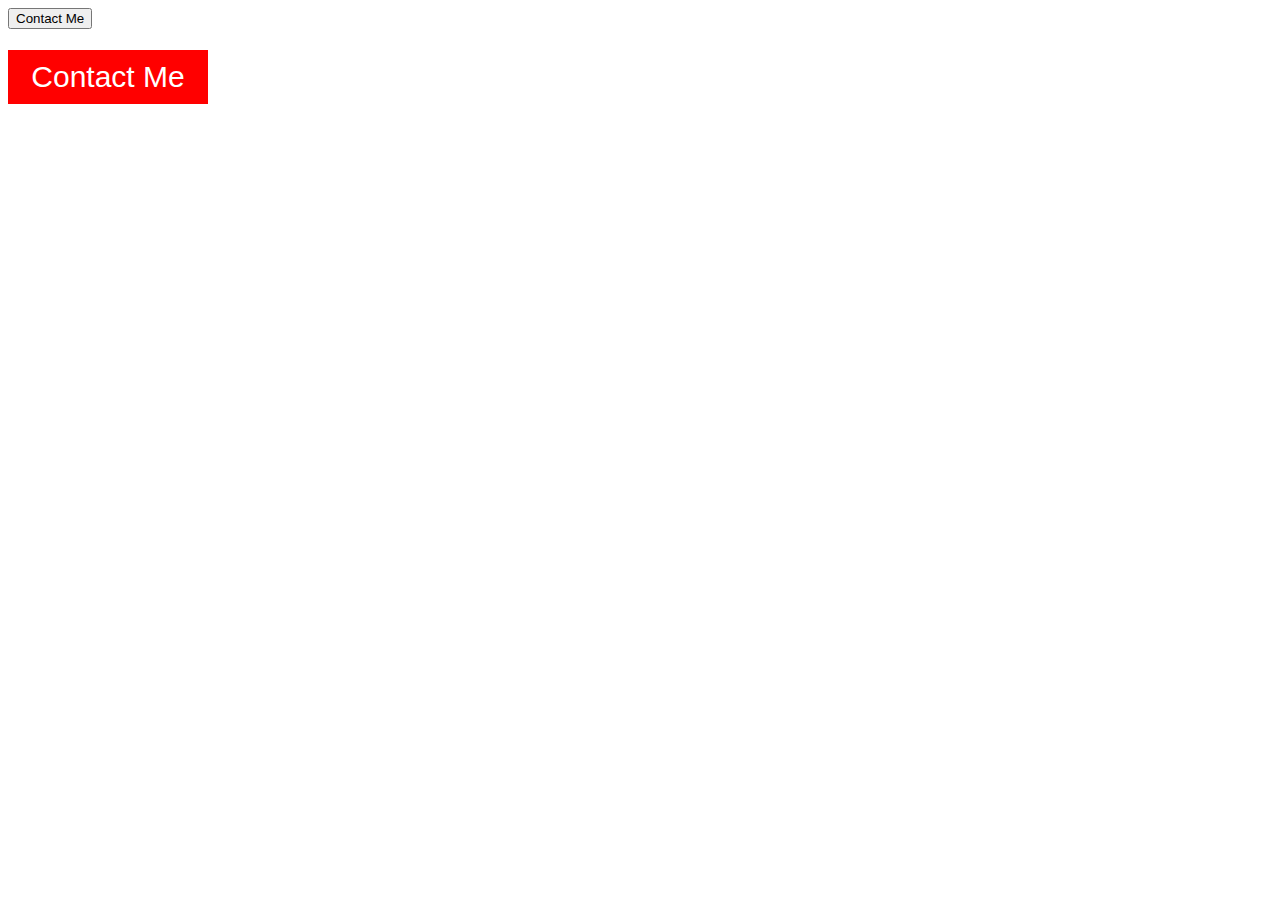
<file: button-assignment/index.html>
<!doctype html>
<html lang="en">
    <head>
        <title>Christian Andriolas Button</title>
        <link rel="stylesheet" href="style.css" />
    </head>

    <body>
        <button>Contact Me</button>
        <h1 Christian Andriolas></h1>
        <h2 Sports Reporter></h2>
        <button class="red-button">Contact Me</button>
    </body>
</html>
</file>
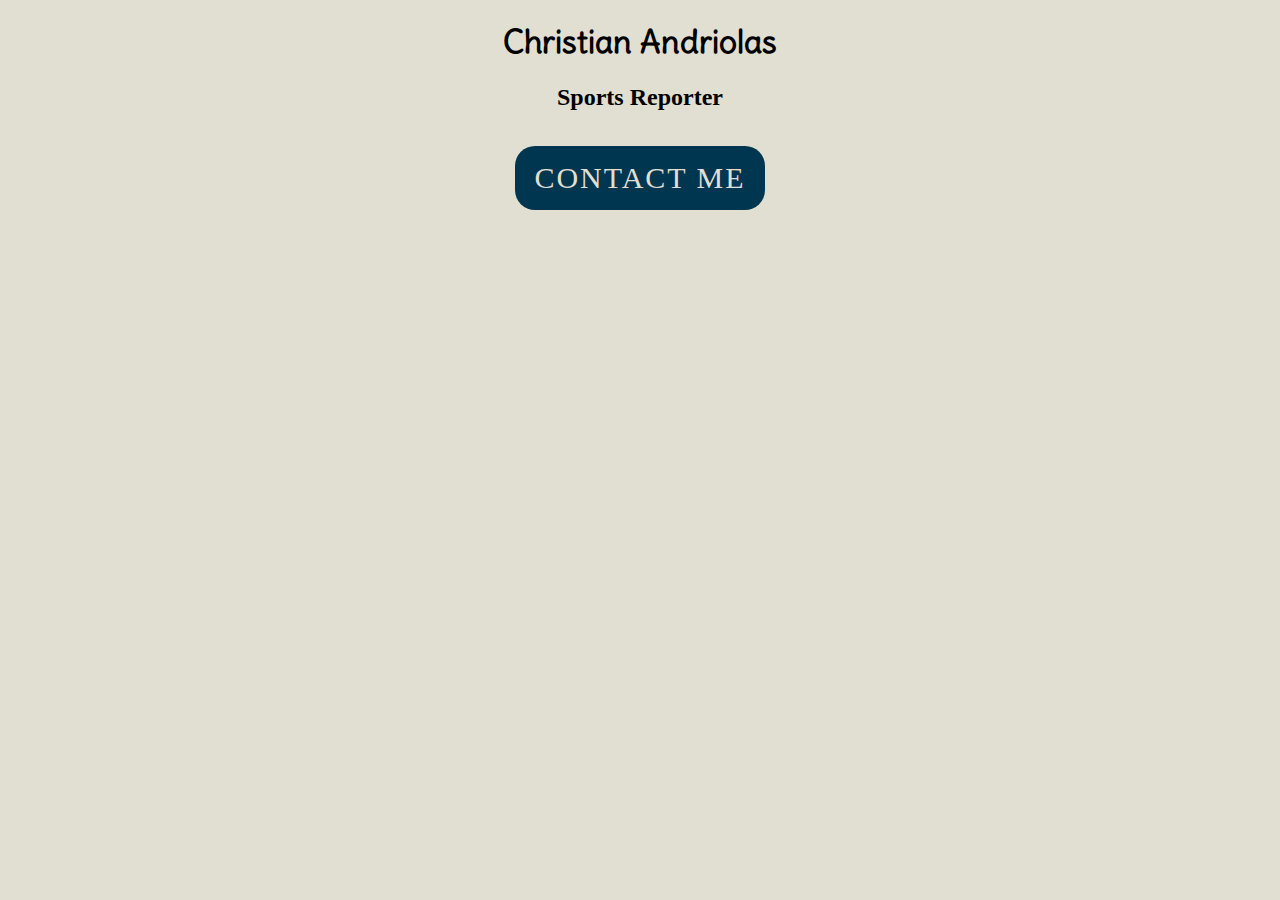
<file: contact-button-assignment/index.html>
<!DOCTYPE html>
<html lang="en">
<head>
    <link rel="preconnect" href="https://fonts.googleapis.com">
<link rel="preconnect" href="https://fonts.gstatic.com" crossorigin>
<link href="https://fonts.googleapis.com/css2?family=Delius&display=swap" rel="stylesheet">
    <link href="style.css" rel="stylesheet">
    <title>Christian Andriolas Button</title>
</head>
    
<body>
   <h1>Christian Andriolas</h1>
   <h2>Sports Reporter</h2>    
    <button>Contact Me</button>
</body>
    
</html>
</file>
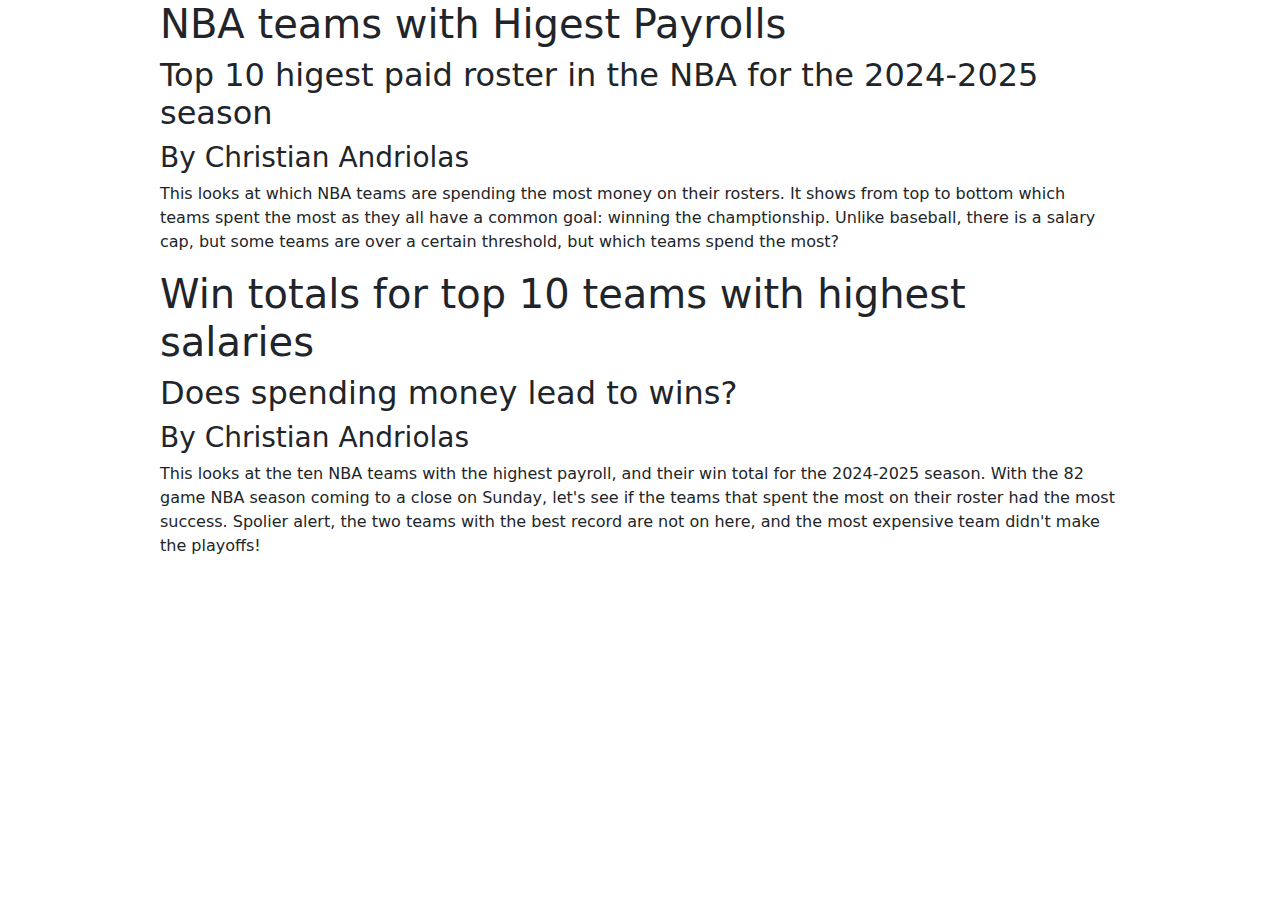
<file: data-viz-project/index.html>
<!DOCTYPE html>
<html lang="en">
 
<head>
 <title>NBA Payrolls and Wins - 2024-2025</title>    
    <meta charset="utf-8">
    <meta name="viewport" content="width=device-width, initial-scale=1, shrink-to-fit=no">

<link href="https://cdn.jsdelivr.net/npm/bootstrap@5.3.3/dist/css/bootstrap.min.css" rel="stylesheet" integrity="sha384-QWTKZyjpPEjISv5WaRU9OFeRpok6YctnYmDr5pNlyT2bRjXh0JMhjY6hW+ALEwIH" crossorigin="anonymous">

        <style>
            body {
                width:75%;
                margin:auto;
            }
        </style>    

</head>

<body>

    <h1>NBA teams with Higest Payrolls</h1>
    <h2>Top 10 higest paid roster in the NBA for the 2024-2025 season</h2>
    <h3>By Christian Andriolas</h3>
    <p>This looks at which NBA teams are spending the most money on their rosters. It shows from top to bottom which teams spent the most as they all have a common goal: winning the champtionship. Unlike baseball, there is a salary cap, but some teams are over a certain threshold, but which teams spend the most? </p>

<div class="flourish-embed flourish-chart" data-src="visualisation/22571306"><script src="https://public.flourish.studio/resources/embed.js"></script><noscript><img src="https://public.flourish.studio/visualisation/22571306/thumbnail" width="100%" alt="chart visualization" /></noscript></div>
    
 <h1>Win totals for top 10 teams with highest salaries</h1>
    <h2>Does spending money lead to wins?</h2>
    <h3>By Christian Andriolas</h3>
    <p>This looks at the ten NBA teams with the highest payroll, and their win total for the 2024-2025 season. With the 82 game NBA season coming to a close on Sunday, let's see if the teams that spent the most on their roster had the most success. Spolier alert, the two teams with the best record are not on here, and the most expensive team didn't make the playoffs!</p>
    
<div class="flourish-embed flourish-scatter" data-src="visualisation/22587641"><script src="https://public.flourish.studio/resources/embed.js"></script><noscript><img src="https://public.flourish.studio/visualisation/22587641/thumbnail" width="100%" alt="scatter visualization" /></noscript></div>

</body>
    
</html>
</file>
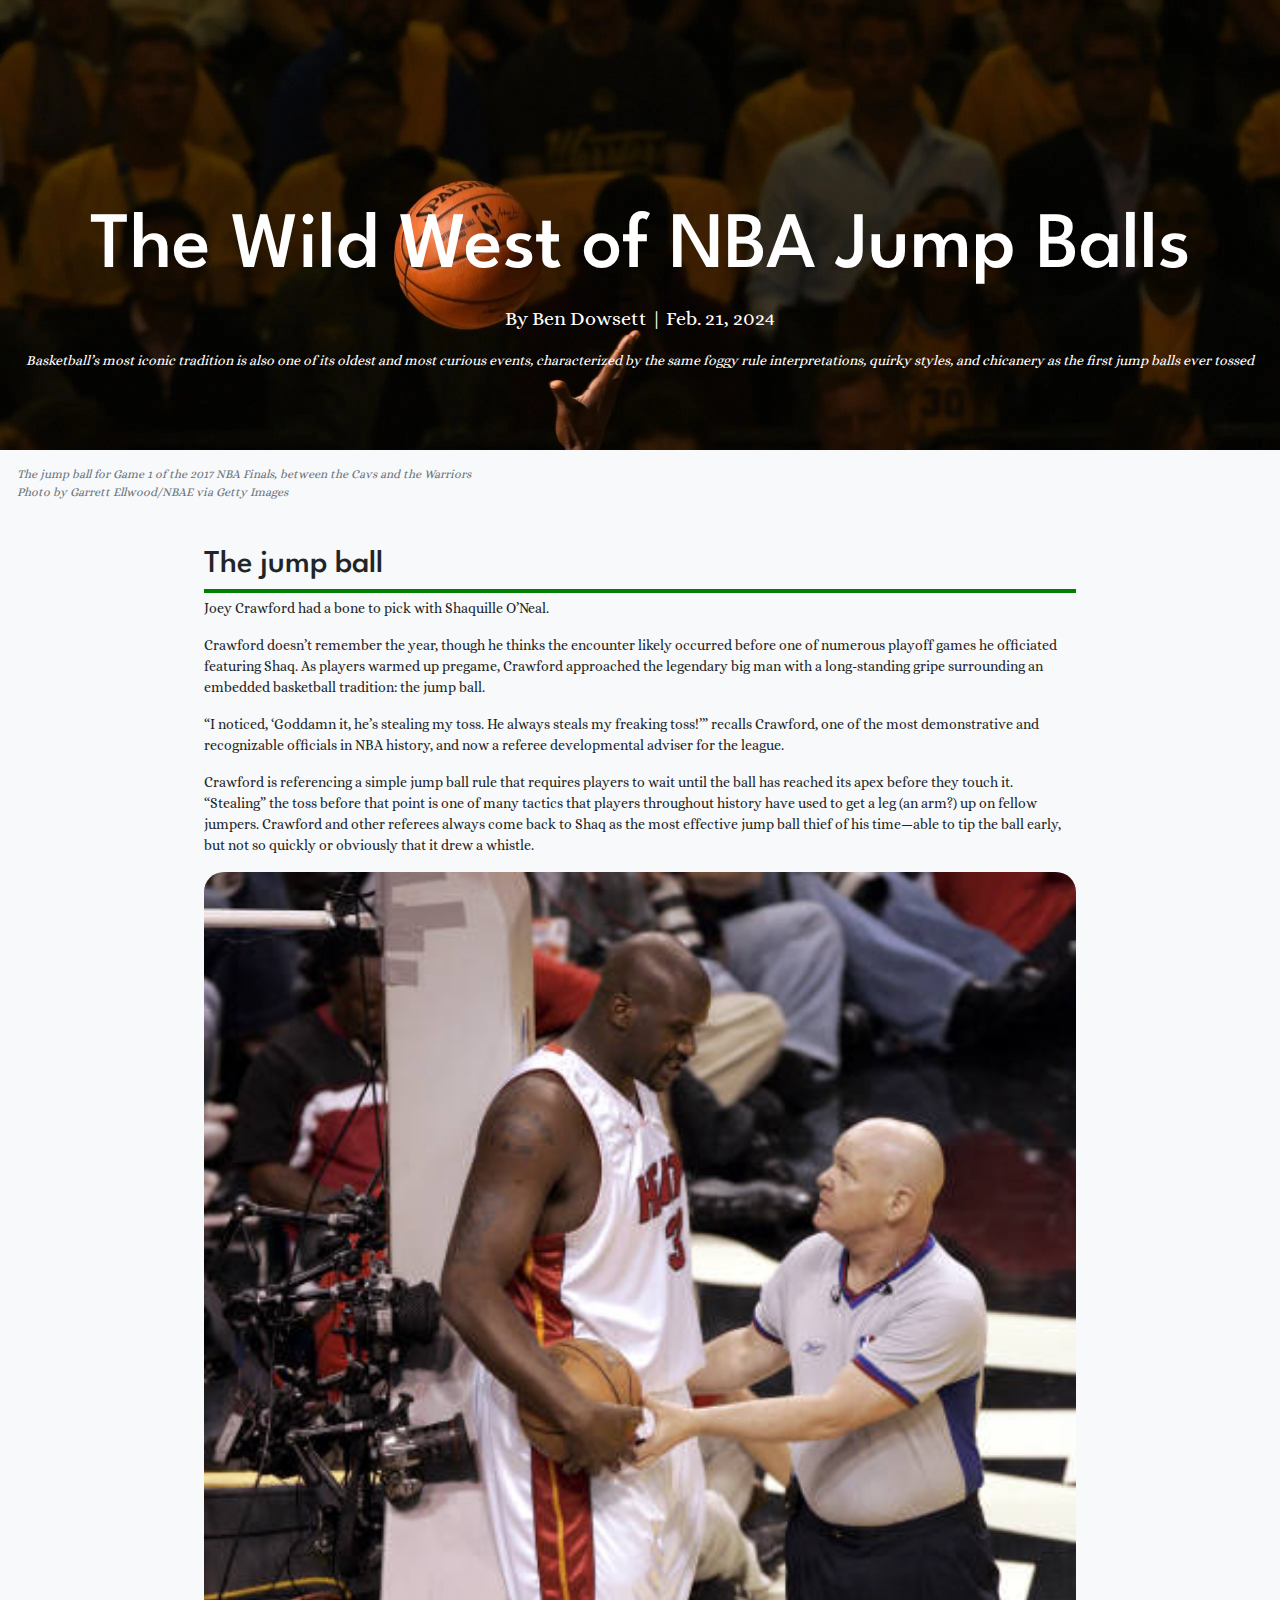
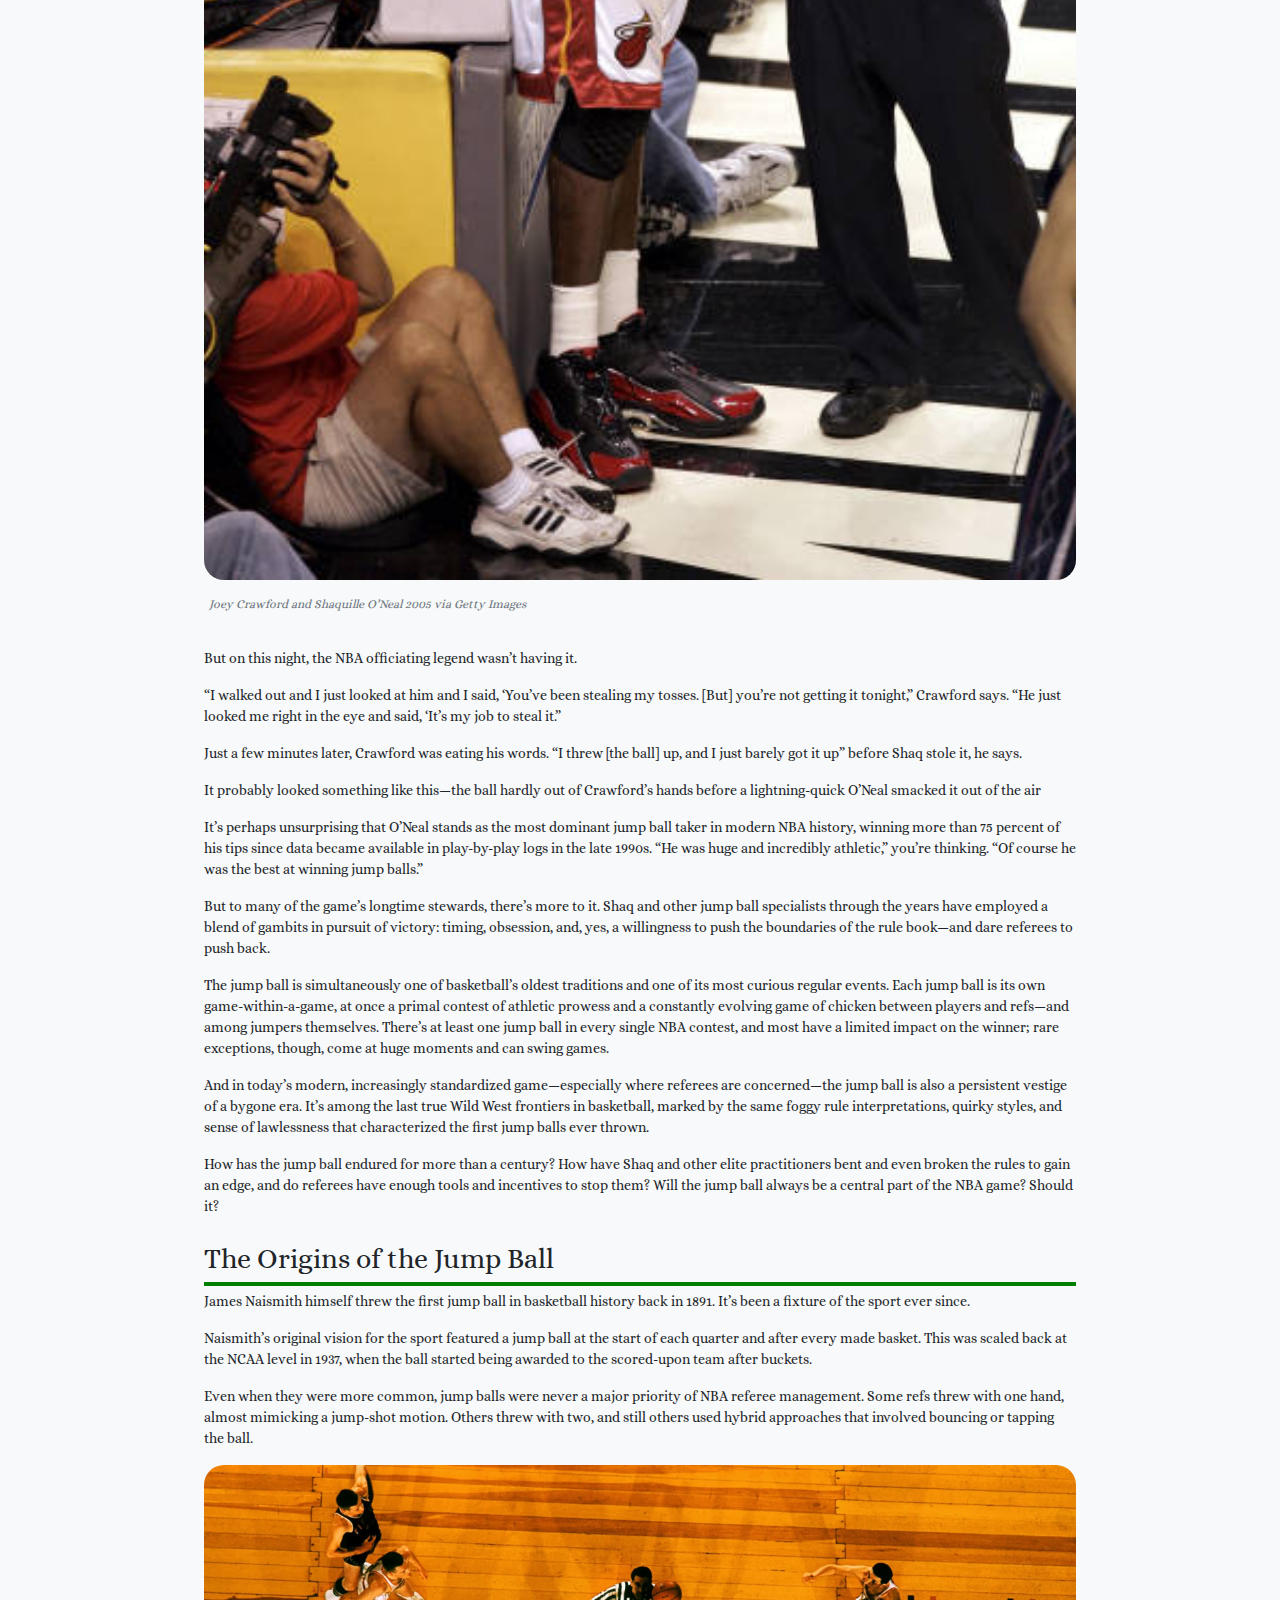
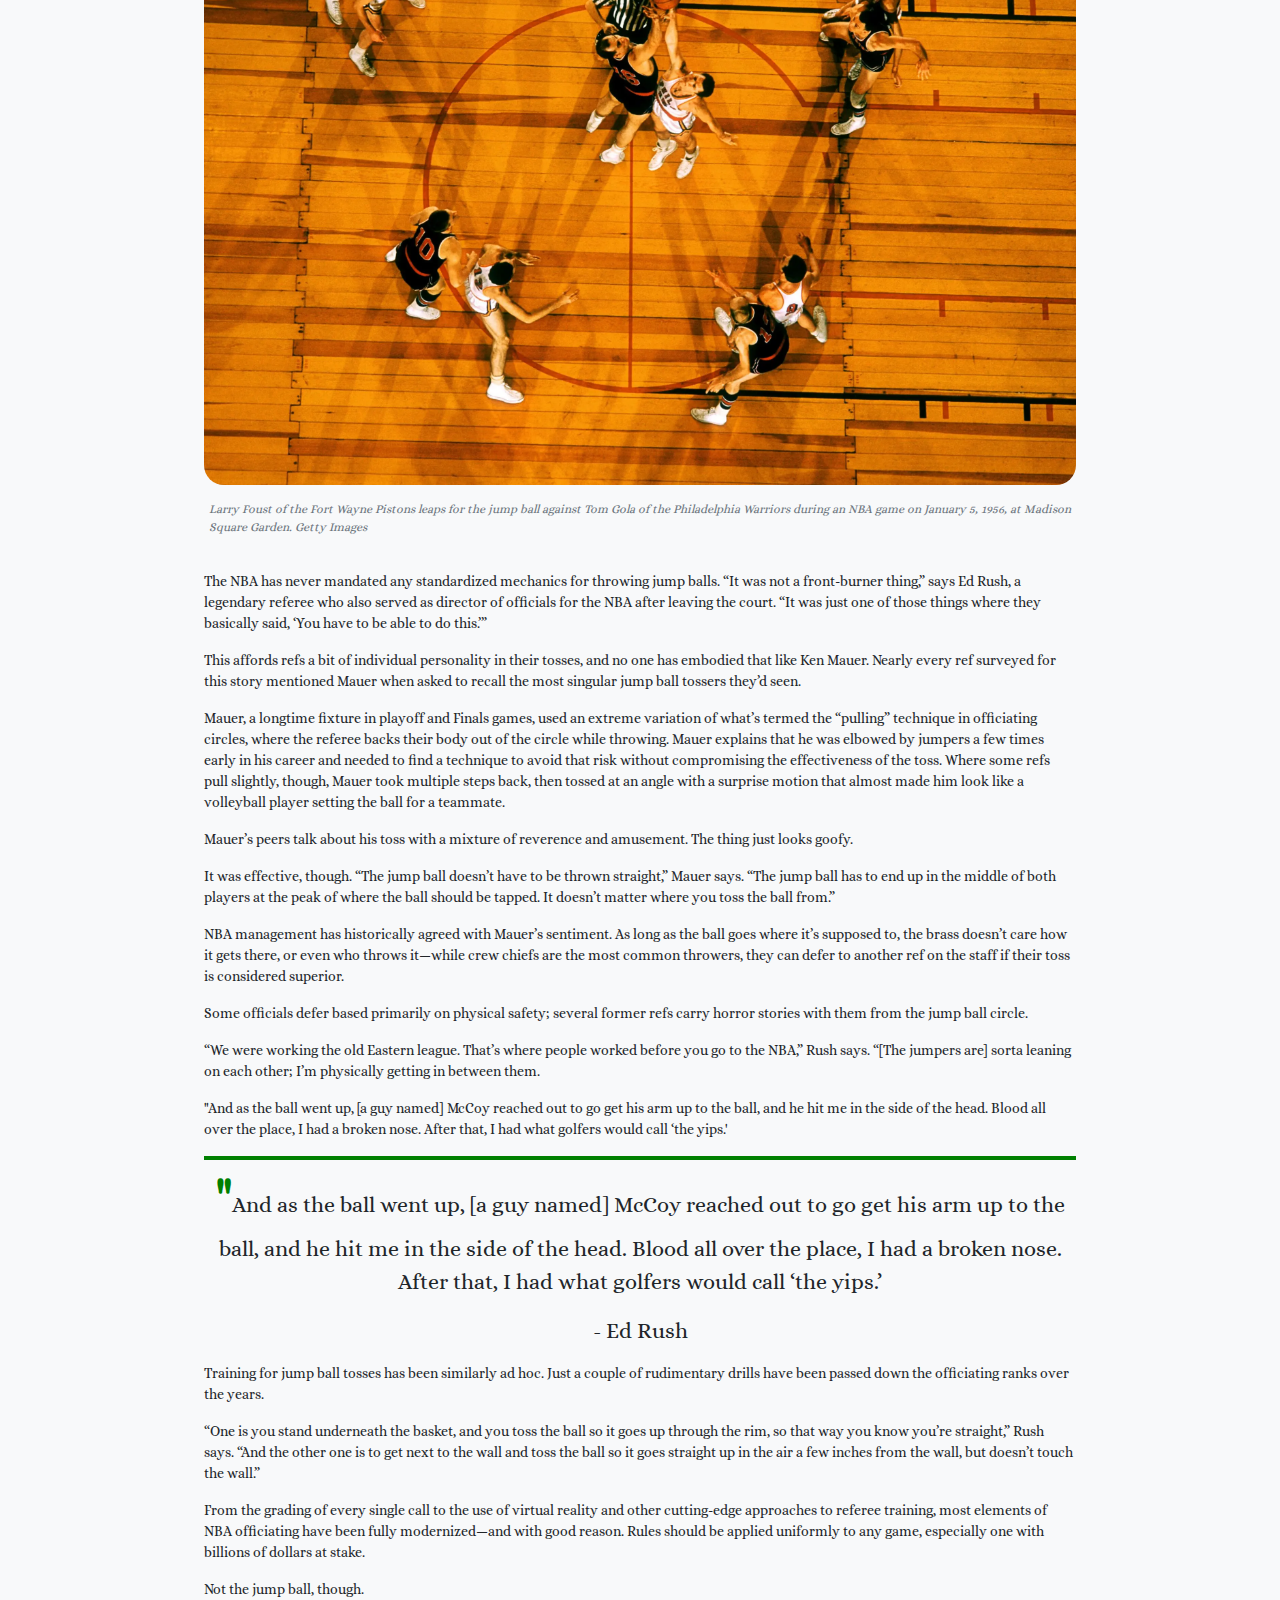
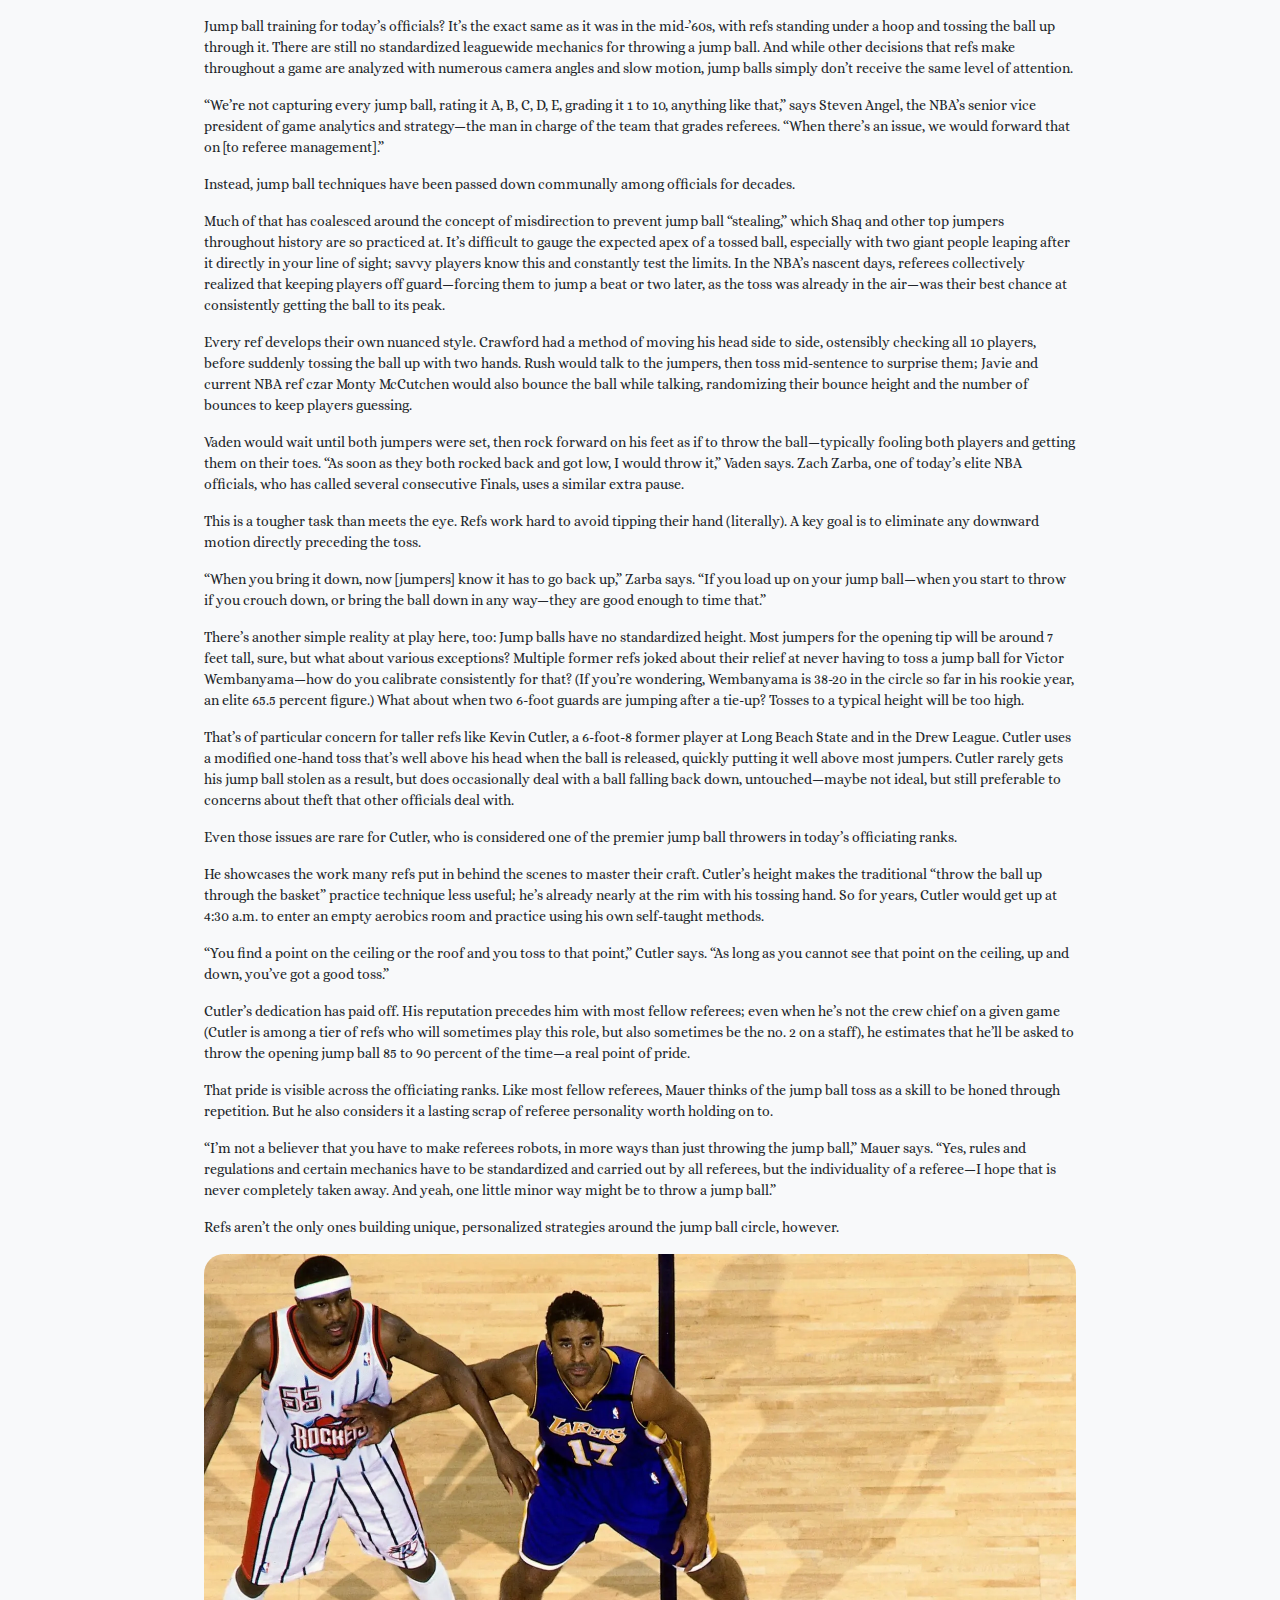
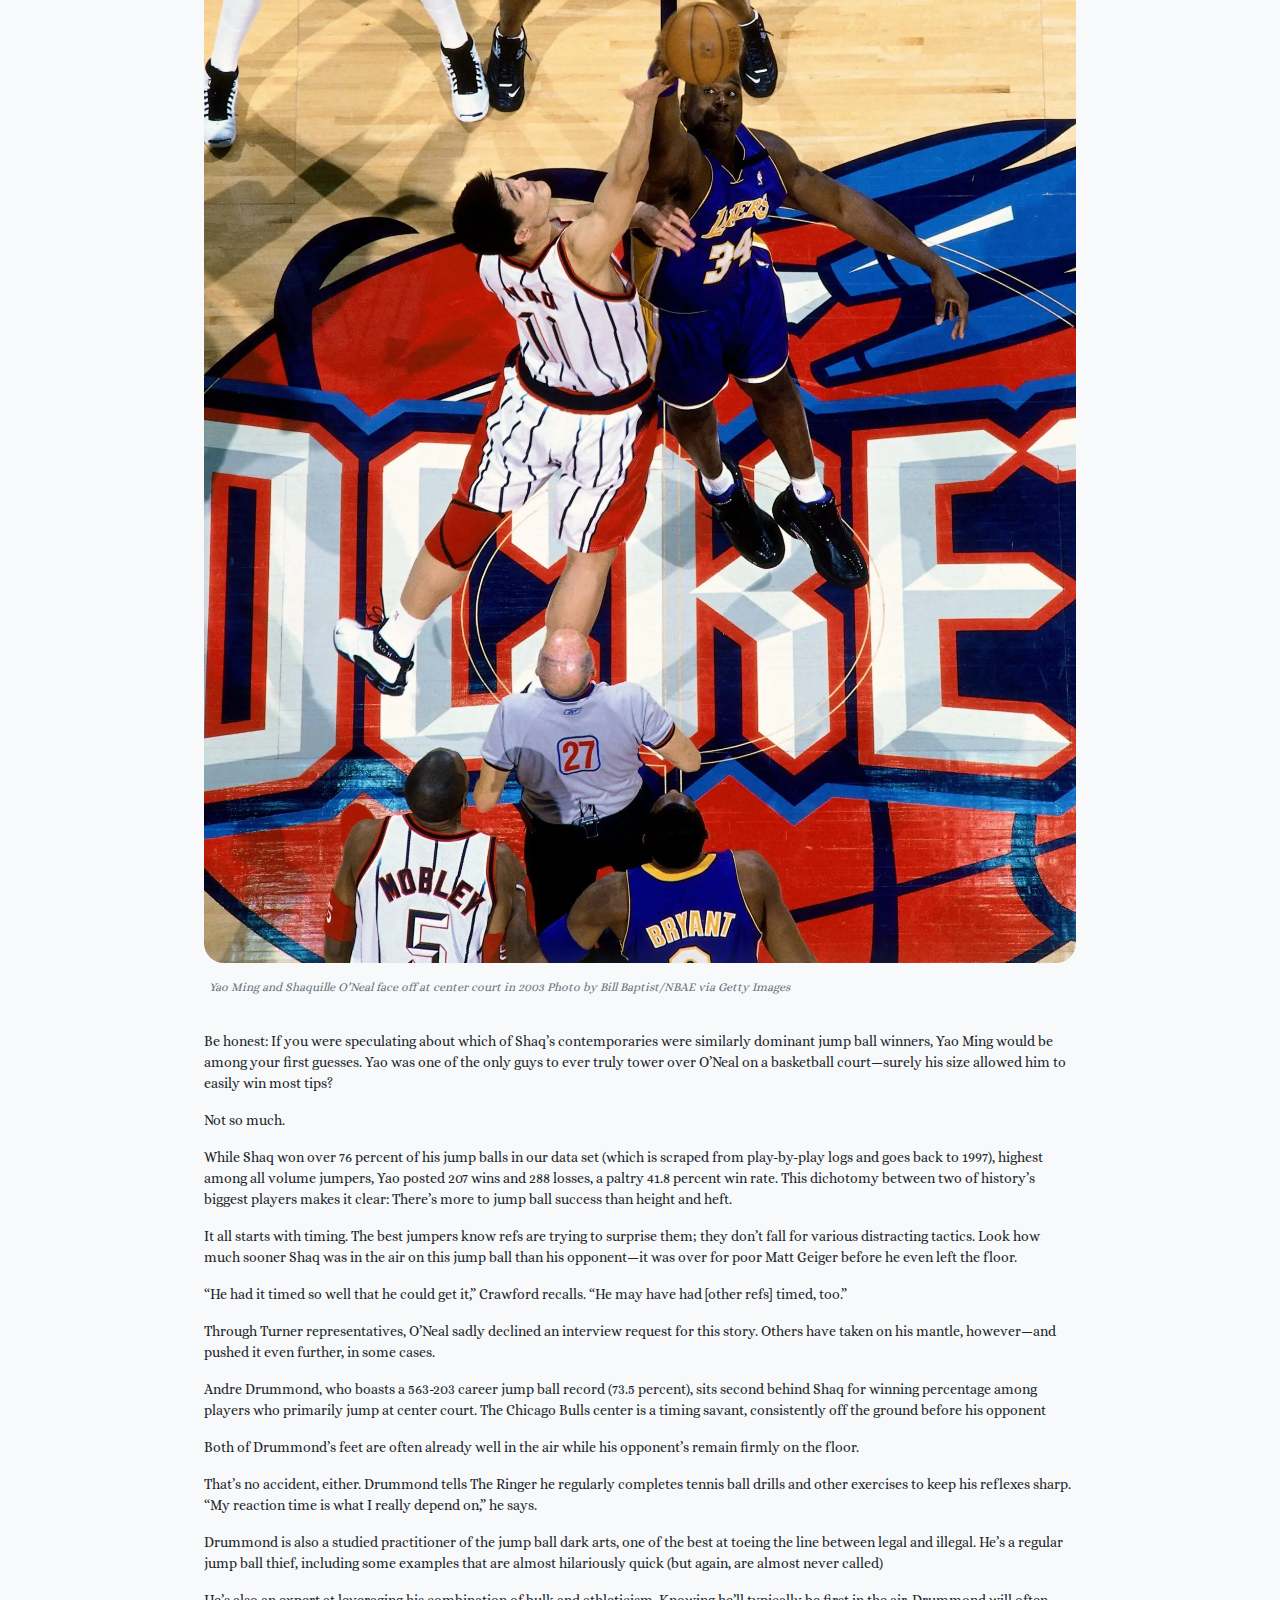
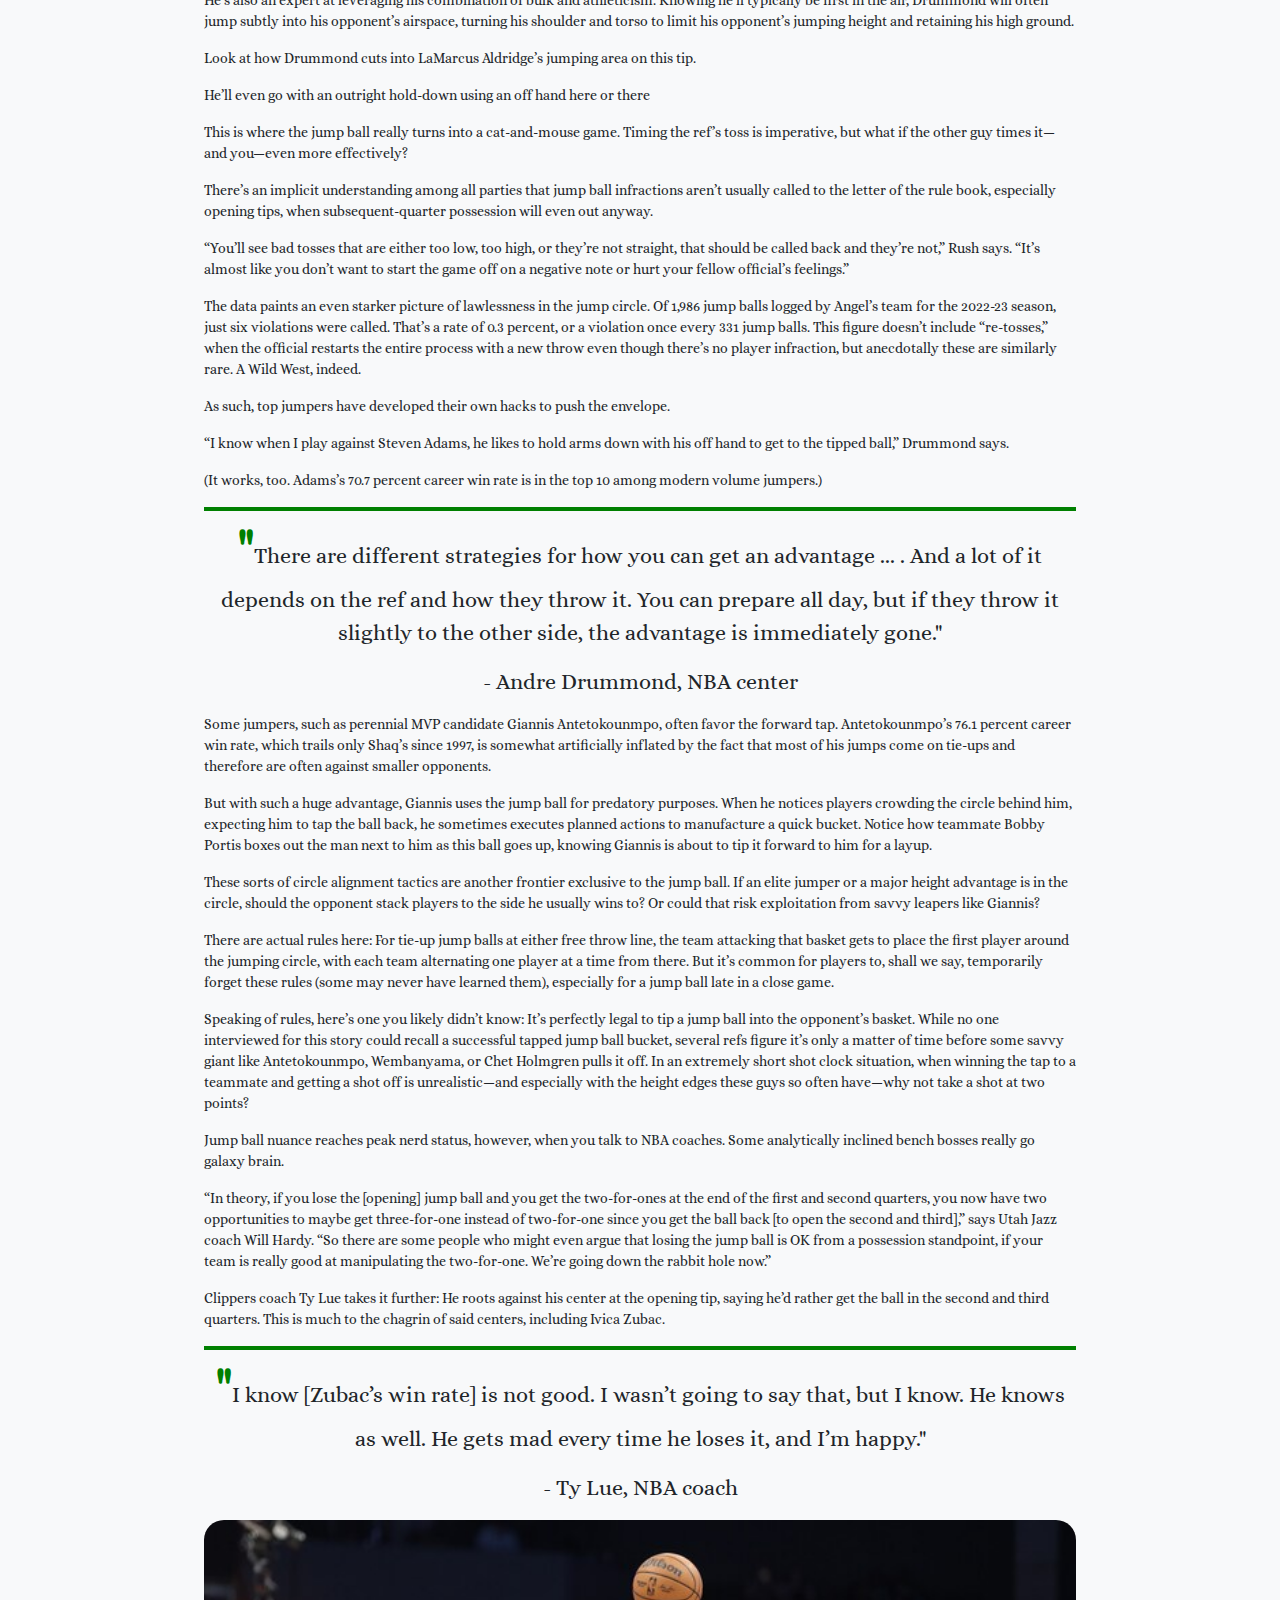
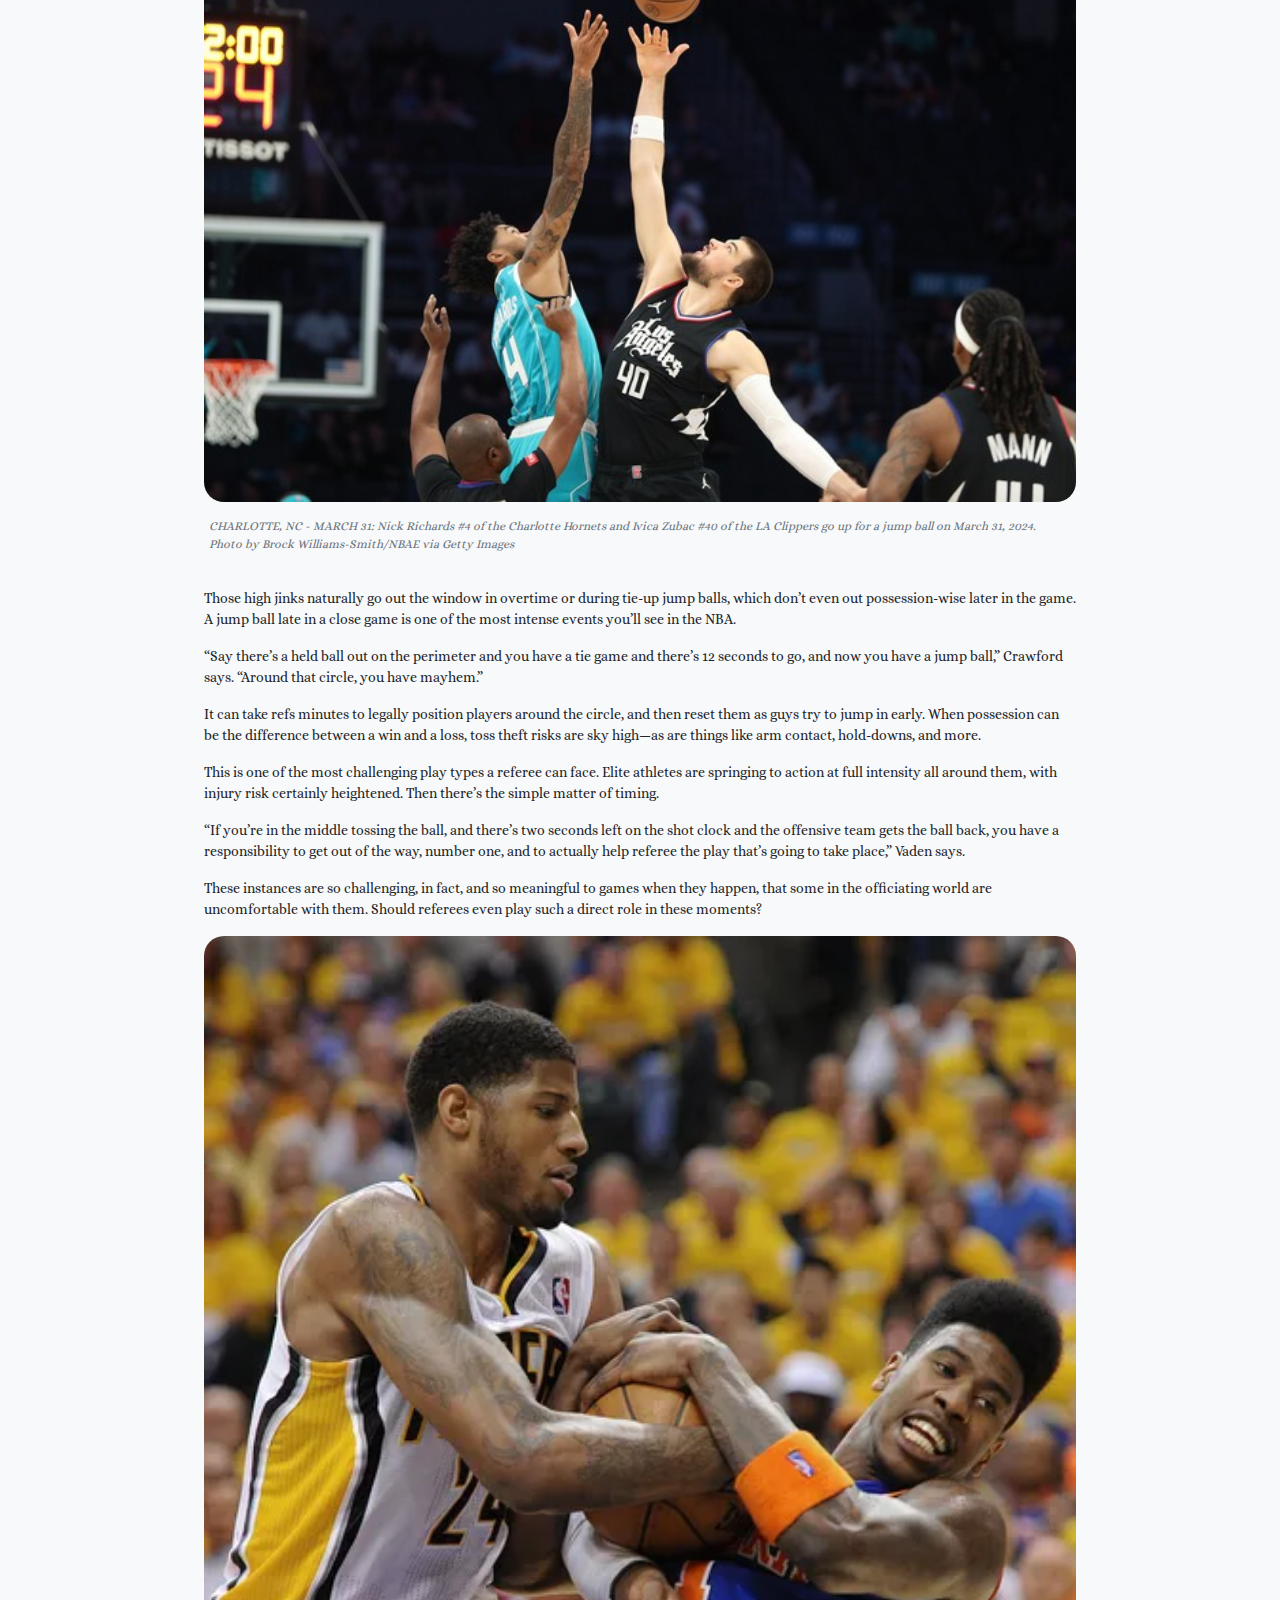
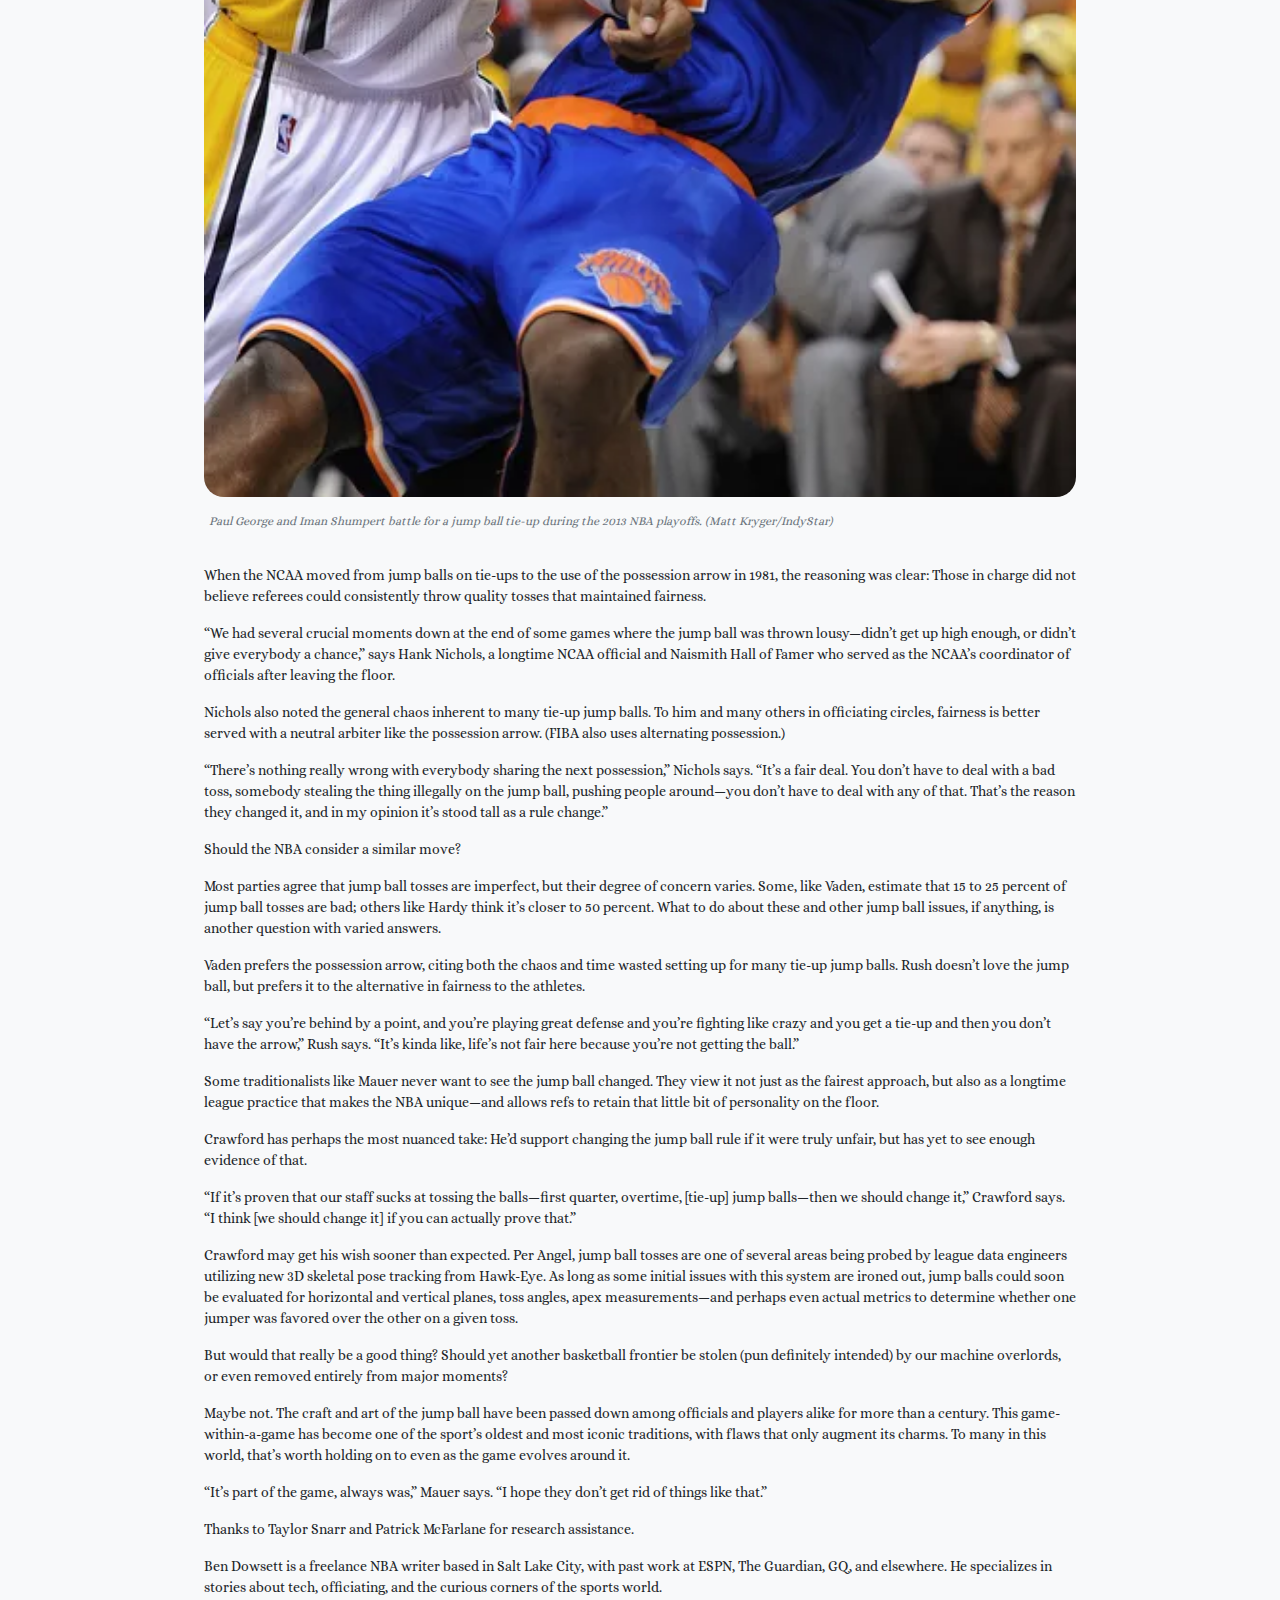
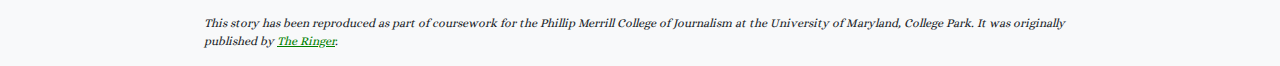
<file: final-project/index.html>
<!doctype html>
<html lang="en">
    <head>
        <meta charset="UTF-8" />
        <meta name="viewport" content="width=device-width, initial-scale=1, shrink-to-fit=no" />
        <title>Christian Andriolas's Final Project</title>

        <!-- Bootstrap CSS -->
        <link
            href="https://cdn.jsdelivr.net/npm/bootstrap@5.3.3/dist/css/bootstrap.min.css"
            rel="stylesheet"
            integrity="sha384-QWTKZyjpPEjISv5WaRU9OFeRpok6YctnYmDr5pNlyT2bRjXh0JMhjY6hW+ALEwIH"
            crossorigin="anonymous" />

        <!-- Google Fonts -->
        <link rel="preconnect" href="https://fonts.googleapis.com" />
        <link rel="preconnect" href="https://fonts.gstatic.com" crossorigin />
        <link
            href="https://fonts.googleapis.com/css2?family=Alice&family=League+Spartan:wght@100..900&display=swap"
            rel="stylesheet" />

        <link href="style.css" rel="stylesheet" />
    </head>

    <body>
        <div class="container-fluid" id="topper">
            <div class="row">
                <div class="col">
                    <h1>The Wild West of NBA Jump Balls</h1>
                    <p class="byline">By Ben Dowsett | <span style="date">Feb. 21, 2024</span></p>
                    <p class="subtitle">
                        Basketball’s most iconic tradition is also one of its oldest and most curious events,
                        characterized by the same foggy rule interpretations, quirky styles, and chicanery as the first
                        jump balls ever tossed
                    </p>
                </div>
            </div>
        </div>
        <div class="container-fluid">
            <div class="row">
                <div class="col">
                    <figure>
                        <figcaption>
                            <div>
                                The jump ball for Game 1 of the 2017 NBA Finals, between the Cavs and the Warriors
                            </div>
                            Photo by Garrett Ellwood/NBAE via Getty Images
                        </figcaption>
                    </figure>
                </div>
            </div>
        </div>

        <div class="container-fluid" id="content">
            <div class="row">
                <div class="col">
                    <h2>The jump ball</h2>

                    <p>Joey Crawford had a bone to pick with Shaquille O’Neal.</p>
                    <p>
                        Crawford doesn’t remember the year, though he thinks the encounter likely occurred before one of
                        numerous playoff games he officiated featuring Shaq. As players warmed up pregame, Crawford
                        approached the legendary big man with a long-standing gripe surrounding an embedded basketball
                        tradition: the jump ball.
                    </p>
                    <p>
                        “I noticed, ‘Goddamn it, he’s stealing my toss. He always steals my freaking toss!’” recalls
                        Crawford, one of the most demonstrative and recognizable officials in NBA history, and now a
                        referee developmental adviser for the league.
                    </p>
                    <p>
                        Crawford is referencing a simple jump ball rule that requires players to wait until the ball has
                        reached its apex before they touch it. “Stealing” the toss before that point is one of many
                        tactics that players throughout history have used to get a leg (an arm?) up on fellow jumpers.
                        Crawford and other referees always come back to Shaq as the most effective jump ball thief of
                        his time—able to tip the ball early, but not so quickly or obviously that it drew a whistle.
                    </p>
                    <figure>
                        <img src="Shaq%20and%20Joey%20Crawford.jpg" />
                        <figcaption>Joey Crawford and Shaquille O’Neal 2005 via Getty Images</figcaption>
                    </figure>
                    <p>But on this night, the NBA officiating legend wasn’t having it.</p>
                    <p>
                        “I walked out and I just looked at him and I said, ‘You’ve been stealing my tosses. [But] you’re
                        not getting it tonight,” Crawford says. “He just looked me right in the eye and said, ‘It’s my
                        job to steal it.”
                    </p>
                    <p>
                        Just a few minutes later, Crawford was eating his words. “I threw [the ball] up, and I just
                        barely got it up” before Shaq stole it, he says.
                    </p>
                    <p>
                        It probably looked something like this—the ball hardly out of Crawford’s hands before a
                        lightning-quick O’Neal smacked it out of the air
                    </p>
                    <p>
                        It’s perhaps unsurprising that O’Neal stands as the most dominant jump ball taker in modern NBA
                        history, winning more than 75 percent of his tips since data became available in play-by-play
                        logs in the late 1990s. “He was huge and incredibly athletic,” you’re thinking. “Of course he
                        was the best at winning jump balls.”
                    </p>
                    <p>
                        But to many of the game’s longtime stewards, there’s more to it. Shaq and other jump ball
                        specialists through the years have employed a blend of gambits in pursuit of victory: timing,
                        obsession, and, yes, a willingness to push the boundaries of the rule book—and dare referees to
                        push back.
                    </p>

                    <p>
                        The jump ball is simultaneously one of basketball’s oldest traditions and one of its most
                        curious regular events. Each jump ball is its own game-within-a-game, at once a primal contest
                        of athletic prowess and a constantly evolving game of chicken between players and refs—and among
                        jumpers themselves. There’s at least one jump ball in every single NBA contest, and most have a
                        limited impact on the winner; rare exceptions, though, come at huge moments and can swing games.
                    </p>

                    <p>
                        And in today’s modern, increasingly standardized game—especially where referees are
                        concerned—the jump ball is also a persistent vestige of a bygone era. It’s among the last true
                        Wild West frontiers in basketball, marked by the same foggy rule interpretations, quirky styles,
                        and sense of lawlessness that characterized the first jump balls ever thrown.
                    </p>

                    <p>
                        How has the jump ball endured for more than a century? How have Shaq and other elite
                        practitioners bent and even broken the rules to gain an edge, and do referees have enough tools
                        and incentives to stop them? Will the jump ball always be a central part of the NBA game? Should
                        it?
                    </p>

                    <p></p>
                    <div class="flourish-embed" data-src="story/3082830">
                        <script src="https://public.flourish.studio/resources/embed.js"></script>
                        <noscript
                            ><img
                                src="https://public.flourish.studio/story/3082830/thumbnail"
                                width="100%"
                                alt="visualization"
                        /></noscript>
                    </div>
                    <h3>The Origins of the Jump Ball</h3>
                    <p>
                        James Naismith himself threw the first jump ball in basketball history back in 1891. It’s been a
                        fixture of the sport ever since.
                    </p>
                    <p>
                        Naismith’s original vision for the sport featured a jump ball at the start of each quarter and
                        after every made basket. This was scaled back at the NCAA level in 1937, when the ball started
                        being awarded to the scored-upon team after buckets.
                    </p>
                    <p>
                        Even when they were more common, jump balls were never a major priority of NBA referee
                        management. Some refs threw with one hand, almost mimicking a jump-shot motion. Others threw
                        with two, and still others used hybrid approaches that involved bouncing or tapping the ball.
                    </p>
                    <!-- Historical Jump Ball Image -->
                    <figure>
                        <img src="Old%20school%20jump%20ball.webp" alt="Old jump ball" />
                        <figcaption>
                            Larry Foust of the Fort Wayne Pistons leaps for the jump ball against Tom Gola of the
                            Philadelphia Warriors during an NBA game on January 5, 1956, at Madison Square Garden. Getty
                            Images
                        </figcaption>
                    </figure>

                    <p>
                        The NBA has never mandated any standardized mechanics for throwing jump balls. “It was not a
                        front-burner thing,” says Ed Rush, a legendary referee who also served as director of officials
                        for the NBA after leaving the court. “It was just one of those things where they basically said,
                        ‘You have to be able to do this.’”
                    </p>
                    <p>
                        This affords refs a bit of individual personality in their tosses, and no one has embodied that
                        like Ken Mauer. Nearly every ref surveyed for this story mentioned Mauer when asked to recall
                        the most singular jump ball tossers they’d seen.
                    </p>
                    <p>
                        Mauer, a longtime fixture in playoff and Finals games, used an extreme variation of what’s
                        termed the “pulling” technique in officiating circles, where the referee backs their body out of
                        the circle while throwing. Mauer explains that he was elbowed by jumpers a few times early in
                        his career and needed to find a technique to avoid that risk without compromising the
                        effectiveness of the toss. Where some refs pull slightly, though, Mauer took multiple steps
                        back, then tossed at an angle with a surprise motion that almost made him look like a volleyball
                        player setting the ball for a teammate.
                    </p>
                    <p>
                        Mauer’s peers talk about his toss with a mixture of reverence and amusement. The thing just
                        looks goofy.
                    </p>
                    <p>
                        It was effective, though. “The jump ball doesn’t have to be thrown straight,” Mauer says. “The
                        jump ball has to end up in the middle of both players at the peak of where the ball should be
                        tapped. It doesn’t matter where you toss the ball from.”
                    </p>

                    <div class="flourish-embed flourish-chart" data-src="visualisation/23034709">
                        <script src="https://public.flourish.studio/resources/embed.js"></script>
                        <noscript
                            ><img
                                src="https://public.flourish.studio/visualisation/23034709/thumbnail"
                                width="100%"
                                alt="chart visualization"
                        /></noscript>
                    </div>

                    <p>
                        NBA management has historically agreed with Mauer’s sentiment. As long as the ball goes where
                        it’s supposed to, the brass doesn’t care how it gets there, or even who throws it—while crew
                        chiefs are the most common throwers, they can defer to another ref on the staff if their toss is
                        considered superior.
                    </p>
                    <p>
                        Some officials defer based primarily on physical safety; several former refs carry horror
                        stories with them from the jump ball circle.
                    </p>
                    <p>
                        “We were working the old Eastern league. That’s where people worked before you go to the NBA,”
                        Rush says. “[The jumpers are] sorta leaning on each other; I’m physically getting in between
                        them.
                    </p>
                    <p>
                        "And as the ball went up, [a guy named] McCoy reached out to go get his arm up to the ball, and
                        he hit me in the side of the head. Blood all over the place, I had a broken nose. After that, I
                        had what golfers would call ‘the yips.'
                    </p>
                    <div class="pullquote">
                        <p>
                            <span class="bigquote">"</span>And as the ball went up, [a guy named] McCoy reached out to
                            go get his arm up to the ball, and he hit me in the side of the head. Blood all over the
                            place, I had a broken nose. After that, I had what golfers would call ‘the yips.’
                        </p>
                        <p></p>
                        <p>- Ed Rush</p>
                    </div>
                    <p>
                        Training for jump ball tosses has been similarly ad hoc. Just a couple of rudimentary drills
                        have been passed down the officiating ranks over the years.
                    </p>

                    <p>
                        “One is you stand underneath the basket, and you toss the ball so it goes up through the rim, so
                        that way you know you’re straight,” Rush says. “And the other one is to get next to the wall and
                        toss the ball so it goes straight up in the air a few inches from the wall, but doesn’t touch
                        the wall.”
                    </p>
                    <p>
                        From the grading of every single call to the use of virtual reality and other cutting-edge
                        approaches to referee training, most elements of NBA officiating have been fully modernized—and
                        with good reason. Rules should be applied uniformly to any game, especially one with billions of
                        dollars at stake.
                    </p>
                    <p>Not the jump ball, though.</p>
                    <p>
                        Jump ball training for today’s officials? It’s the exact same as it was in the mid-’60s, with
                        refs standing under a hoop and tossing the ball up through it. There are still no standardized
                        leaguewide mechanics for throwing a jump ball. And while other decisions that refs make
                        throughout a game are analyzed with numerous camera angles and slow motion, jump balls simply
                        don’t receive the same level of attention.
                    </p>
                    <p>
                        “We’re not capturing every jump ball, rating it A, B, C, D, E, grading it 1 to 10, anything like
                        that,” says Steven Angel, the NBA’s senior vice president of game analytics and strategy—the man
                        in charge of the team that grades referees. “When there’s an issue, we would forward that on [to
                        referee management].”
                    </p>
                    <p>Instead, jump ball techniques have been passed down communally among officials for decades.</p>
                    <p>
                        Much of that has coalesced around the concept of misdirection to prevent jump ball “stealing,”
                        which Shaq and other top jumpers throughout history are so practiced at. It’s difficult to gauge
                        the expected apex of a tossed ball, especially with two giant people leaping after it directly
                        in your line of sight; savvy players know this and constantly test the limits. In the NBA’s
                        nascent days, referees collectively realized that keeping players off guard—forcing them to jump
                        a beat or two later, as the toss was already in the air—was their best chance at consistently
                        getting the ball to its peak.
                    </p>

                    <p>
                        Every ref develops their own nuanced style. Crawford had a method of moving his head side to
                        side, ostensibly checking all 10 players, before suddenly tossing the ball up with two hands.
                        Rush would talk to the jumpers, then toss mid-sentence to surprise them; Javie and current NBA
                        ref czar Monty McCutchen would also bounce the ball while talking, randomizing their bounce
                        height and the number of bounces to keep players guessing.
                    </p>
                    <p>
                        Vaden would wait until both jumpers were set, then rock forward on his feet as if to throw the
                        ball—typically fooling both players and getting them on their toes. “As soon as they both rocked
                        back and got low, I would throw it,” Vaden says. Zach Zarba, one of today’s elite NBA officials,
                        who has called several consecutive Finals, uses a similar extra pause.
                    </p>
                    <p>
                        This is a tougher task than meets the eye. Refs work hard to avoid tipping their hand
                        (literally). A key goal is to eliminate any downward motion directly preceding the toss.
                    </p>
                    <p>
                        “When you bring it down, now [jumpers] know it has to go back up,” Zarba says. “If you load up
                        on your jump ball—when you start to throw if you crouch down, or bring the ball down in any
                        way—they are good enough to time that.”
                    </p>
                    <p>
                        There’s another simple reality at play here, too: Jump balls have no standardized height. Most
                        jumpers for the opening tip will be around 7 feet tall, sure, but what about various exceptions?
                        Multiple former refs joked about their relief at never having to toss a jump ball for Victor
                        Wembanyama—how do you calibrate consistently for that? (If you’re wondering, Wembanyama is 38-20
                        in the circle so far in his rookie year, an elite 65.5 percent figure.) What about when two
                        6-foot guards are jumping after a tie-up? Tosses to a typical height will be too high.
                    </p>
                    <p>
                        That’s of particular concern for taller refs like Kevin Cutler, a 6-foot-8 former player at Long
                        Beach State and in the Drew League. Cutler uses a modified one-hand toss that’s well above his
                        head when the ball is released, quickly putting it well above most jumpers. Cutler rarely gets
                        his jump ball stolen as a result, but does occasionally deal with a ball falling back down,
                        untouched—maybe not ideal, but still preferable to concerns about theft that other officials
                        deal with.
                    </p>
                    <div class="flourish-embed flourish-chart" data-src="visualisation/23035054">
                        <script src="https://public.flourish.studio/resources/embed.js"></script>
                        <noscript
                            ><img
                                src="https://public.flourish.studio/visualisation/23035054/thumbnail"
                                width="100%"
                                alt="chart visualization"
                        /></noscript>
                    </div>
                    <p>
                        Even those issues are rare for Cutler, who is considered one of the premier jump ball throwers
                        in today’s officiating ranks.
                    </p>
                    <p>
                        He showcases the work many refs put in behind the scenes to master their craft. Cutler’s height
                        makes the traditional “throw the ball up through the basket” practice technique less useful;
                        he’s already nearly at the rim with his tossing hand. So for years, Cutler would get up at 4:30
                        a.m. to enter an empty aerobics room and practice using his own self-taught methods.
                    </p>
                    <p>
                        “You find a point on the ceiling or the roof and you toss to that point,” Cutler says. “As long
                        as you cannot see that point on the ceiling, up and down, you’ve got a good toss.”
                    </p>
                    <p>
                        Cutler’s dedication has paid off. His reputation precedes him with most fellow referees; even
                        when he’s not the crew chief on a given game (Cutler is among a tier of refs who will sometimes
                        play this role, but also sometimes be the no. 2 on a staff), he estimates that he’ll be asked to
                        throw the opening jump ball 85 to 90 percent of the time—a real point of pride.
                    </p>
                    <p>
                        That pride is visible across the officiating ranks. Like most fellow referees, Mauer thinks of
                        the jump ball toss as a skill to be honed through repetition. But he also considers it a lasting
                        scrap of referee personality worth holding on to.
                    </p>
                    <p>
                        “I’m not a believer that you have to make referees robots, in more ways than just throwing the
                        jump ball,” Mauer says. “Yes, rules and regulations and certain mechanics have to be
                        standardized and carried out by all referees, but the individuality of a referee—I hope that is
                        never completely taken away. And yeah, one little minor way might be to throw a jump ball.”
                    </p>
                    <p>
                        Refs aren’t the only ones building unique, personalized strategies around the jump ball circle,
                        however.
                    </p>
                    <figure>
                        <img src="Yao-Ming-Classics-scaled.webp" alt="Shaq vs Yao Ming jump ball" />
                        <figcaption>
                            Yao Ming and Shaquille O’Neal face off at center court in 2003 Photo by Bill Baptist/NBAE
                            via Getty Images
                        </figcaption>
                    </figure>
                    <p>
                        Be honest: If you were speculating about which of Shaq’s contemporaries were similarly dominant
                        jump ball winners, Yao Ming would be among your first guesses. Yao was one of the only guys to
                        ever truly tower over O’Neal on a basketball court—surely his size allowed him to easily win
                        most tips?
                    </p>
                    <p>Not so much.</p>
                    <p>
                        While Shaq won over 76 percent of his jump balls in our data set (which is scraped from
                        play-by-play logs and goes back to 1997), highest among all volume jumpers, Yao posted 207 wins
                        and 288 losses, a paltry 41.8 percent win rate. This dichotomy between two of history’s biggest
                        players makes it clear: There’s more to jump ball success than height and heft.
                    </p>
                    <p>
                        It all starts with timing. The best jumpers know refs are trying to surprise them; they don’t
                        fall for various distracting tactics. Look how much sooner Shaq was in the air on this jump ball
                        than his opponent—it was over for poor Matt Geiger before he even left the floor.
                    </p>
                    <p>
                        “He had it timed so well that he could get it,” Crawford recalls. “He may have had [other refs]
                        timed, too.”
                    </p>
                    <p></p>
                    <p>
                        Through Turner representatives, O’Neal sadly declined an interview request for this story.
                        Others have taken on his mantle, however—and pushed it even further, in some cases.
                    </p>
                    <p>
                        Andre Drummond, who boasts a 563-203 career jump ball record (73.5 percent), sits second behind
                        Shaq for winning percentage among players who primarily jump at center court. The Chicago Bulls
                        center is a timing savant, consistently off the ground before his opponent
                    </p>
                    <p>
                        Both of Drummond’s feet are often already well in the air while his opponent’s remain firmly on
                        the floor.
                    </p>
                    <p>
                        That’s no accident, either. Drummond tells The Ringer he regularly completes tennis ball drills
                        and other exercises to keep his reflexes sharp. “My reaction time is what I really depend on,”
                        he says.
                    </p>

                    <p>
                        Drummond is also a studied practitioner of the jump ball dark arts, one of the best at toeing
                        the line between legal and illegal. He’s a regular jump ball thief, including some examples that
                        are almost hilariously quick (but again, are almost never called)
                    </p>
                    <p>
                        He’s also an expert at leveraging his combination of bulk and athleticism. Knowing he’ll
                        typically be first in the air, Drummond will often jump subtly into his opponent’s airspace,
                        turning his shoulder and torso to limit his opponent’s jumping height and retaining his high
                        ground.
                    </p>
                    <p>Look at how Drummond cuts into LaMarcus Aldridge’s jumping area on this tip.</p>
                    <p>He’ll even go with an outright hold-down using an off hand here or there</p>
                    <p>
                        This is where the jump ball really turns into a cat-and-mouse game. Timing the ref’s toss is
                        imperative, but what if the other guy times it—and you—even more effectively?
                    </p>
                    <p>
                        There’s an implicit understanding among all parties that jump ball infractions aren’t usually
                        called to the letter of the rule book, especially opening tips, when subsequent-quarter
                        possession will even out anyway.
                    </p>
                    <p>
                        “You’ll see bad tosses that are either too low, too high, or they’re not straight, that should
                        be called back and they’re not,” Rush says. “It’s almost like you don’t want to start the game
                        off on a negative note or hurt your fellow official’s feelings.”
                    </p>
                    <p>
                        The data paints an even starker picture of lawlessness in the jump circle. Of 1,986 jump balls
                        logged by Angel’s team for the 2022-23 season, just six violations were called. That’s a rate of
                        0.3 percent, or a violation once every 331 jump balls. This figure doesn’t include “re-tosses,”
                        when the official restarts the entire process with a new throw even though there’s no player
                        infraction, but anecdotally these are similarly rare. A Wild West, indeed.
                    </p>
                    <p>As such, top jumpers have developed their own hacks to push the envelope.</p>
                    <p>
                        “I know when I play against Steven Adams, he likes to hold arms down with his off hand to get to
                        the tipped ball,” Drummond says.
                    </p>
                    <p>
                        (It works, too. Adams’s 70.7 percent career win rate is in the top 10 among modern volume
                        jumpers.)
                    </p>

                    <p></p>

                    <div class="pullquote">
                        <p>
                            <span class="bigquote">"</span>There are different strategies for how you can get an
                            advantage ... . And a lot of it depends on the ref and how they throw it. You can prepare
                            all day, but if they throw it slightly to the other side, the advantage is immediately
                            gone."
                        </p>
                        <p>- Andre Drummond, NBA center</p>
                    </div>
                    <p>
                        Some jumpers, such as perennial MVP candidate Giannis Antetokounmpo, often favor the forward
                        tap. Antetokounmpo’s 76.1 percent career win rate, which trails only Shaq’s since 1997, is
                        somewhat artificially inflated by the fact that most of his jumps come on tie-ups and therefore
                        are often against smaller opponents.
                    </p>
                    <p>
                        But with such a huge advantage, Giannis uses the jump ball for predatory purposes. When he
                        notices players crowding the circle behind him, expecting him to tap the ball back, he sometimes
                        executes planned actions to manufacture a quick bucket. Notice how teammate Bobby Portis boxes
                        out the man next to him as this ball goes up, knowing Giannis is about to tip it forward to him
                        for a layup.
                    </p>
                    <p>
                        These sorts of circle alignment tactics are another frontier exclusive to the jump ball. If an
                        elite jumper or a major height advantage is in the circle, should the opponent stack players to
                        the side he usually wins to? Or could that risk exploitation from savvy leapers like Giannis?
                    </p>
                    <p>
                        There are actual rules here: For tie-up jump balls at either free throw line, the team attacking
                        that basket gets to place the first player around the jumping circle, with each team alternating
                        one player at a time from there. But it’s common for players to, shall we say, temporarily
                        forget these rules (some may never have learned them), especially for a jump ball late in a
                        close game.
                    </p>
                    <p>
                        Speaking of rules, here’s one you likely didn’t know: It’s perfectly legal to tip a jump ball
                        into the opponent’s basket. While no one interviewed for this story could recall a successful
                        tapped jump ball bucket, several refs figure it’s only a matter of time before some savvy giant
                        like Antetokounmpo, Wembanyama, or Chet Holmgren pulls it off. In an extremely short shot clock
                        situation, when winning the tap to a teammate and getting a shot off is unrealistic—and
                        especially with the height edges these guys so often have—why not take a shot at two points?
                    </p>
                    <p>
                        Jump ball nuance reaches peak nerd status, however, when you talk to NBA coaches. Some
                        analytically inclined bench bosses really go galaxy brain.
                    </p>
                    <p>
                        “In theory, if you lose the [opening] jump ball and you get the two-for-ones at the end of the
                        first and second quarters, you now have two opportunities to maybe get three-for-one instead of
                        two-for-one since you get the ball back [to open the second and third],” says Utah Jazz coach
                        Will Hardy. “So there are some people who might even argue that losing the jump ball is OK from
                        a possession standpoint, if your team is really good at manipulating the two-for-one. We’re
                        going down the rabbit hole now.”
                    </p>
                    <p>
                        Clippers coach Ty Lue takes it further: He roots against his center at the opening tip, saying
                        he’d rather get the ball in the second and third quarters. This is much to the chagrin of said
                        centers, including Ivica Zubac.
                    </p>
                    <div class="pullquote">
                        <p>
                            <span class="bigquote">"</span>I know [Zubac’s win rate] is not good. I wasn’t going to say
                            that, but I know. He knows as well. He gets mad every time he loses it, and I’m happy."
                        </p>
                        <p>- Ty Lue, NBA coach</p>
                    </div>
                    <figure>
                        <img src="Zubac%20jump%20ball.jpg" alt="Zubac jump ball vs Hornets" />
                        <figcaption>
                            CHARLOTTE, NC - MARCH 31: Nick Richards #4 of the Charlotte Hornets and Ivica Zubac #40 of
                            the LA Clippers go up for a jump ball on March 31, 2024. Photo by Brock Williams-Smith/NBAE
                            via Getty Images
                        </figcaption>
                    </figure>
                    <p>
                        Those high jinks naturally go out the window in overtime or during tie-up jump balls, which
                        don’t even out possession-wise later in the game. A jump ball late in a close game is one of the
                        most intense events you’ll see in the NBA.
                    </p>
                    <p>
                        “Say there’s a held ball out on the perimeter and you have a tie game and there’s 12 seconds to
                        go, and now you have a jump ball,” Crawford says. “Around that circle, you have mayhem.”
                    </p>

                    <p>
                        It can take refs minutes to legally position players around the circle, and then reset them as
                        guys try to jump in early. When possession can be the difference between a win and a loss, toss
                        theft risks are sky high—as are things like arm contact, hold-downs, and more.
                    </p>
                    <p>
                        This is one of the most challenging play types a referee can face. Elite athletes are springing
                        to action at full intensity all around them, with injury risk certainly heightened. Then there’s
                        the simple matter of timing.
                    </p>
                    <p>
                        “If you’re in the middle tossing the ball, and there’s two seconds left on the shot clock and
                        the offensive team gets the ball back, you have a responsibility to get out of the way, number
                        one, and to actually help referee the play that’s going to take place,” Vaden says.
                    </p>
                    <p>
                        These instances are so challenging, in fact, and so meaningful to games when they happen, that
                        some in the officiating world are uncomfortable with them. Should referees even play such a
                        direct role in these moments?
                    </p>
                    <!-- Image and Caption -->
                    <figure>
                        <img src="Pacers-Knicks%20jump%20ball.webp" alt="NBA Jump Ball Tie-up" />
                        <figcaption>
                            Paul George and Iman Shumpert battle for a jump ball tie-up during the 2013 NBA playoffs.
                            (Matt Kryger/IndyStar)
                        </figcaption>
                    </figure>
                    <p>
                        When the NCAA moved from jump balls on tie-ups to the use of the possession arrow in 1981, the
                        reasoning was clear: Those in charge did not believe referees could consistently throw quality
                        tosses that maintained fairness.
                    </p>
                    <p>
                        “We had several crucial moments down at the end of some games where the jump ball was thrown
                        lousy—didn’t get up high enough, or didn’t give everybody a chance,” says Hank Nichols, a
                        longtime NCAA official and Naismith Hall of Famer who served as the NCAA’s coordinator of
                        officials after leaving the floor.
                    </p>
                    <p>
                        Nichols also noted the general chaos inherent to many tie-up jump balls. To him and many others
                        in officiating circles, fairness is better served with a neutral arbiter like the possession
                        arrow. (FIBA also uses alternating possession.)
                    </p>
                    <p>
                        “There’s nothing really wrong with everybody sharing the next possession,” Nichols says. “It’s a
                        fair deal. You don’t have to deal with a bad toss, somebody stealing the thing illegally on the
                        jump ball, pushing people around—you don’t have to deal with any of that. That’s the reason they
                        changed it, and in my opinion it’s stood tall as a rule change.”
                    </p>
                    <p>Should the NBA consider a similar move?</p>
                    <p>
                        Most parties agree that jump ball tosses are imperfect, but their degree of concern varies.
                        Some, like Vaden, estimate that 15 to 25 percent of jump ball tosses are bad; others like Hardy
                        think it’s closer to 50 percent. What to do about these and other jump ball issues, if anything,
                        is another question with varied answers.
                    </p>
                    <p>
                        Vaden prefers the possession arrow, citing both the chaos and time wasted setting up for many
                        tie-up jump balls. Rush doesn’t love the jump ball, but prefers it to the alternative in
                        fairness to the athletes.
                    </p>
                    <p>
                        “Let’s say you’re behind by a point, and you’re playing great defense and you’re fighting like
                        crazy and you get a tie-up and then you don’t have the arrow,” Rush says. “It’s kinda like,
                        life’s not fair here because you’re not getting the ball.”
                    </p>
                    <p>
                        Some traditionalists like Mauer never want to see the jump ball changed. They view it not just
                        as the fairest approach, but also as a longtime league practice that makes the NBA unique—and
                        allows refs to retain that little bit of personality on the floor.
                    </p>
                    <p>
                        Crawford has perhaps the most nuanced take: He’d support changing the jump ball rule if it were
                        truly unfair, but has yet to see enough evidence of that.
                    </p>
                    <p>
                        “If it’s proven that our staff sucks at tossing the balls—first quarter, overtime, [tie-up] jump
                        balls—then we should change it,” Crawford says. “I think [we should change it] if you can
                        actually prove that.”
                    </p>
                    <p>
                        Crawford may get his wish sooner than expected. Per Angel, jump ball tosses are one of several
                        areas being probed by league data engineers utilizing new 3D skeletal pose tracking from
                        Hawk-Eye. As long as some initial issues with this system are ironed out, jump balls could soon
                        be evaluated for horizontal and vertical planes, toss angles, apex measurements—and perhaps even
                        actual metrics to determine whether one jumper was favored over the other on a given toss.
                    </p>
                    <p>
                        But would that really be a good thing? Should yet another basketball frontier be stolen (pun
                        definitely intended) by our machine overlords, or even removed entirely from major moments?
                    </p>
                    <p>
                        Maybe not. The craft and art of the jump ball have been passed down among officials and players
                        alike for more than a century. This game-within-a-game has become one of the sport’s oldest and
                        most iconic traditions, with flaws that only augment its charms. To many in this world, that’s
                        worth holding on to even as the game evolves around it.
                    </p>
                    <p>
                        “It’s part of the game, always was,” Mauer says. “I hope they don’t get rid of things like
                        that.”
                    </p>
                    <p>Thanks to Taylor Snarr and Patrick McFarlane for research assistance.</p>
                    <p>
                        Ben Dowsett is a freelance NBA writer based in Salt Lake City, with past work at ESPN, The
                        Guardian, GQ, and elsewhere. He specializes in stories about tech, officiating, and the curious
                        corners of the sports world.
                    </p>
                    <p class="disclaimer">
                        This story has been reproduced as part of coursework for the Phillip Merrill College of
                        Journalism at the University of Maryland, College Park. It was originally published by
                        <a href="https://www.theringer.com/2024/02/21/nba/jump-ball-rules-strategy-chicanery-history"
                            >The Ringer</a
                        >.
                    </p>
                </div>
            </div>
        </div>
    </body>
</html>
</file>
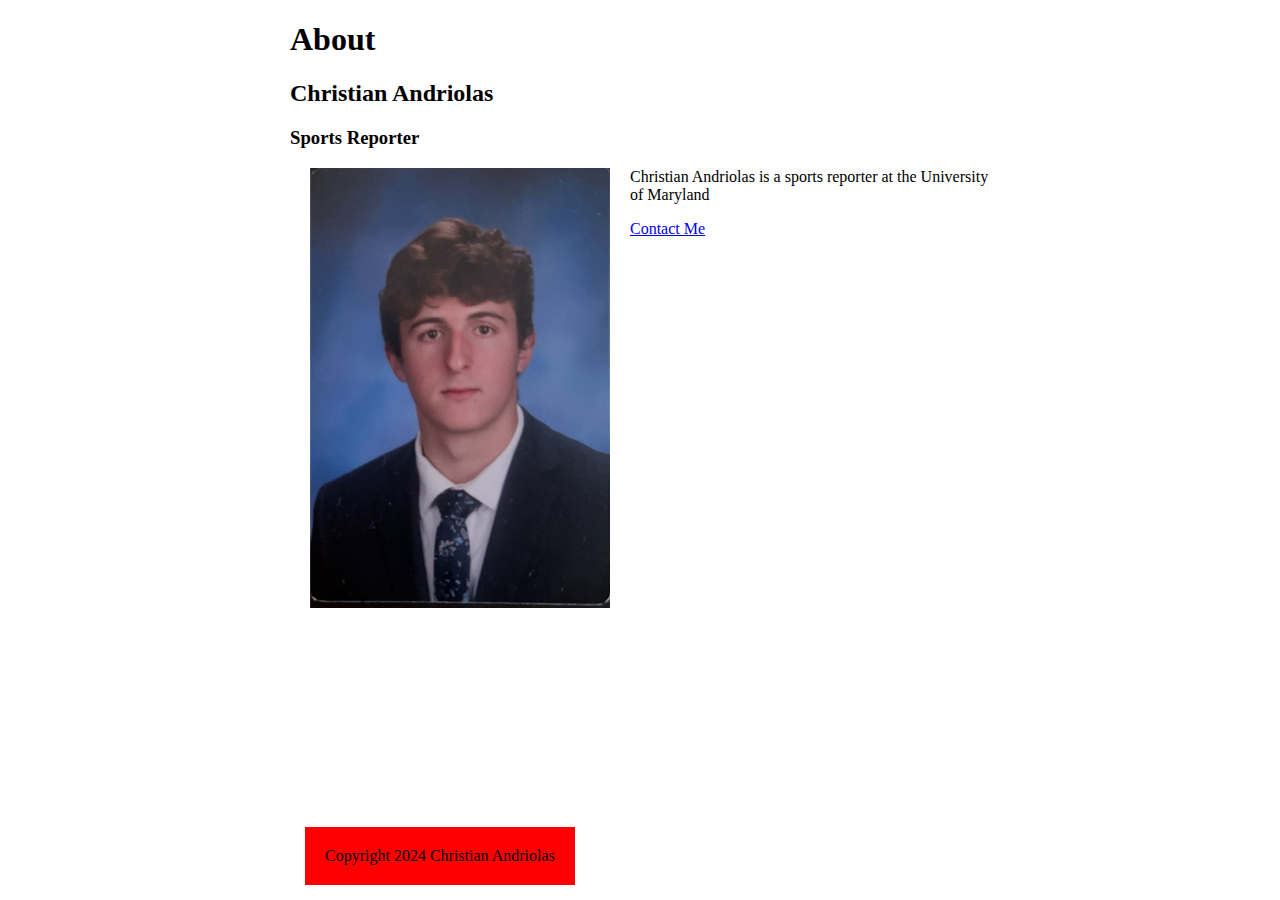
<file: midterm-prep/index.html>
<!doctype html>

<html lang="en">
    <head>
        <meta charset="utf-8" />
        <meta name="viewport" content="width=device-width, initial-scale=1, shrink-to-fit=no" />

        <title>Christian Andriolas Midterm Prep</title>
        <link href="style.css" rel="stylesheet" />
    </head>

    <body>
        <div id="info">
            <h1>About</h1>
            <h2>Christian Andriolas</h2>
            <h3>Sports Reporter</h3>
            <img id="headshot" src= "Professional%20Headshot.jpeg" alt="Andriolas headshot" />
            <p>Christian Andriolas is a sports reporter at the University of Maryland</p>
            <div id="contct">
                <a href="mailto:candriol@terpmail.umd.edu"> Contact Me</a>
            </div>
            <div id="footer">Copyright 2024 Christian Andriolas</div>
        </div>
    </body>
</html>
</file>
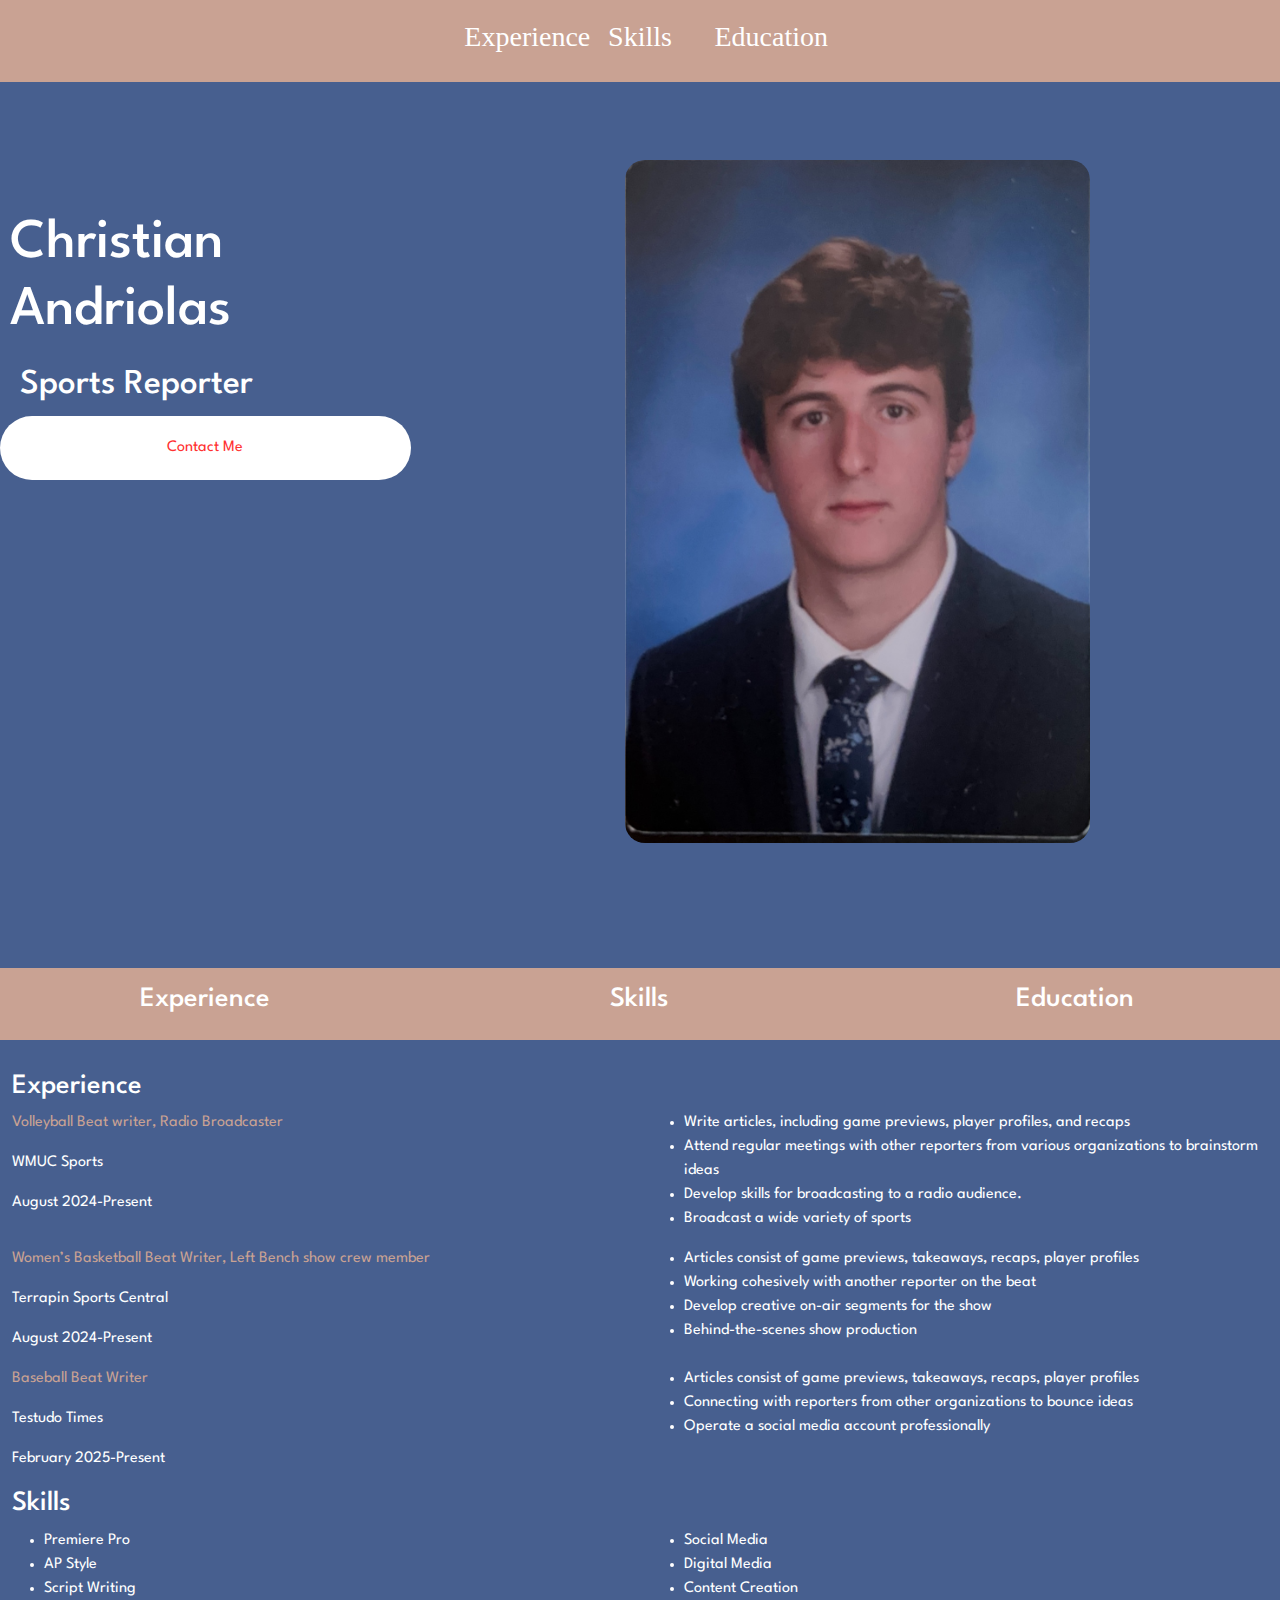
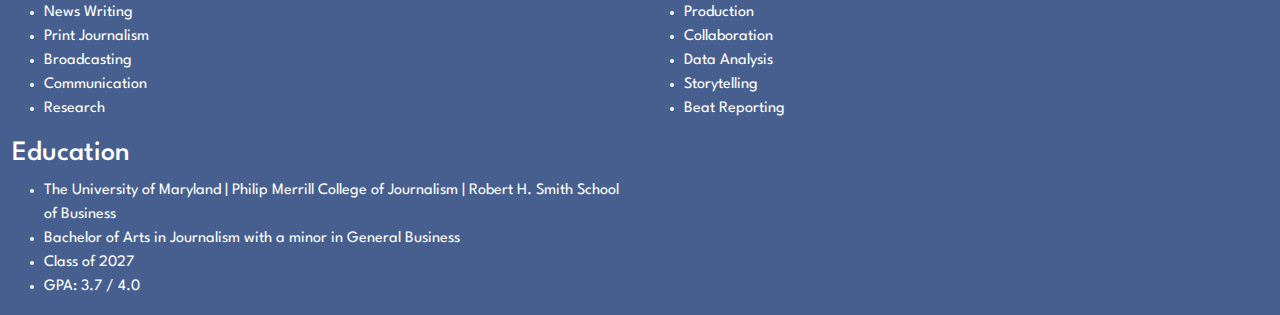
<file: online-portfolio/index.html>
<!doctype html>
<html lang="en">
    <head>
        <meta charset="UTF-8" />
        <meta name="viewport" content="width=device-width, initial-scale=1" />

        <title>Christian Andriolas Portfolio</title>

        <link
            href="https://cdn.jsdelivr.net/npm/bootstrap@5.3.3/dist/css/bootstrap.min.css"
            rel="stylesheet"
            integrity="sha384-QWTKZyjpPEjISv5WaRU9OFeRpok6YctnYmDr5pNlyT2bRjXh0JMhjY6hW+ALEwIH"
            crossorigin="anonymous" />
        <link rel="preconnect" href="https://fonts.googleapis.com" />
        <link rel="preconnect" href="https://fonts.gstatic.com" crossorigin />
        <link
            href="https://fonts.googleapis.com/css2?family=League+Spartan:wght@100;200;300;400;500;600;700;800;900&display=swap"
            rel="stylesheet" />

        <link href="style.css" rel="stylesheet" />

        <style>
            .league-spartan-text {
                font-family: "League Spartan", sans-serif;
                font-optical-sizing: auto;
                font-weight: 100;
                font-style: normal;
            }

            #sections {
                margin-top: 30px;
            }
        </style>
    </head>

    <body>
        <div class="container-fluid" id="topper">
            <div class="row">
                <div class="col-sm-4">
                    <h1>Christian Andriolas</h1>
                    <h2>Sports Reporter</h2>
                    <button onclick="location.href='mailto:candriol@terpmail.umd.edu'">Contact Me</button>
                </div>
                <div class="col-sm-8">
                    <img src="Professional Headshot.jpeg" alt="Andriolas headshot" />
                </div>
            </div>
        </div>

        <div class="container-fluid" id="navigation">
            <div class="row">
                <div class="col-4"><h3>Experience</h3></div>
                <div class="col-4"><h3>Skills</h3></div>
                <div class="col-4"><h3>Education</h3></div>
            </div>
        </div>
        <div class="container-fluid" id="navigation2">
            <div class="row">
                <div class="col-4">
                    <h3><a href="#experience">Experience</a></h3>
                </div>
                <div class="col-4">
                    <h3><a href="#skills">Skills</a></h3>
                </div>
                <div class="col-4">
                    <h3><a href="#education">Education</a></h3>
                </div>
            </div>
        </div>

        <div class="container-fluid" id="sections">
            <div class="row">
                <div class="col"><h3>Experience</h3></div>
            </div>
            <div class="row">
                <div class="col-6">
                    <p class="jobtitle">Volleyball Beat writer, Radio Broadcaster</p>
                    <p>WMUC Sports</p>
                    <p>August 2024-Present</p>
                </div>
                <div class="col-6">
                    <ul>
                        <li>Write articles, including game previews, player profiles, and recaps</li>
                        <li>
                            Attend regular meetings with other reporters from various organizations to brainstorm ideas
                        </li>
                        <li>Develop skills for broadcasting to a radio audience.</li>
                        <li>Broadcast a wide variety of sports</li>
                    </ul>
                </div>
            </div>
            <div class="row">
                <div class="col-6">
                    <p class="jobtitle">Women’s Basketball Beat Writer, Left Bench show crew member</p>
                    <p>Terrapin Sports Central</p>
                    <p>August 2024-Present</p>
                </div>
                <div class="col-6">
                    <ul>
                        <li>Articles consist of game previews, takeaways, recaps, player profiles</li>
                        <li>Working cohesively with another reporter on the beat</li>
                        <li>Develop creative on-air segments for the show</li>
                        <li>Behind-the-scenes show production</li>
                    </ul>
                </div>
            </div>
            <div class="row">
                <div class="col-6">
                    <p class="jobtitle">Baseball Beat Writer</p>
                    <p>Testudo Times</p>
                    <p>February 2025-Present</p>
                </div>
                <div class="col-6">
                    <ul>
                        <li>Articles consist of game previews, takeaways, recaps, player profiles</li>
                        <li>Connecting with reporters from other organizations to bounce ideas</li>
                        <li>Operate a social media account professionally</li>
                    </ul>
                </div>
            </div>
        </div>
        <div class="container-fluid" id="skills">
            <div class="row">
                <div class="col"><h3>Skills</h3></div>
            </div>
            <div class="row">
                <div class="col-6">
                    <ul>
                        <li>Premiere Pro</li>
                        <li>AP Style</li>
                        <li>Script Writing</li>
                        <li>News Writing</li>
                        <li>Print Journalism</li>
                        <li>Broadcasting</li>
                        <li>Communication</li>
                        <li>Research</li>
                    </ul>
                </div>
                <div class="col-6">
                    <ul>
                        <li>Social Media</li>
                        <li>Digital Media</li>
                        <li>Content Creation</li>
                        <li>Production</li>
                        <li>Collaboration</li>
                        <li>Data Analysis</li>
                        <li>Storytelling</li>
                        <li>Beat Reporting</li>
                    </ul>
                </div>
            </div>
        </div>

        <div class="container-fluid" id="education">
            <div class="row">
                <div class="col"><h3>Education</h3></div>
            </div>
            <div class="row">
                <div class="col-6">
                    <ul>
                        <li>
                            The University of Maryland | Philip Merrill College of Journalism | Robert H. Smith School
                            of Business
                        </li>
                        <li>Bachelor of Arts in Journalism with a minor in General Business</li>
                        <li>Class of 2027</li>
                        <li>GPA: 3.7 / 4.0</li>
                    </ul>
                </div>
            </div>
        </div>
    </body>
</html>
</file>
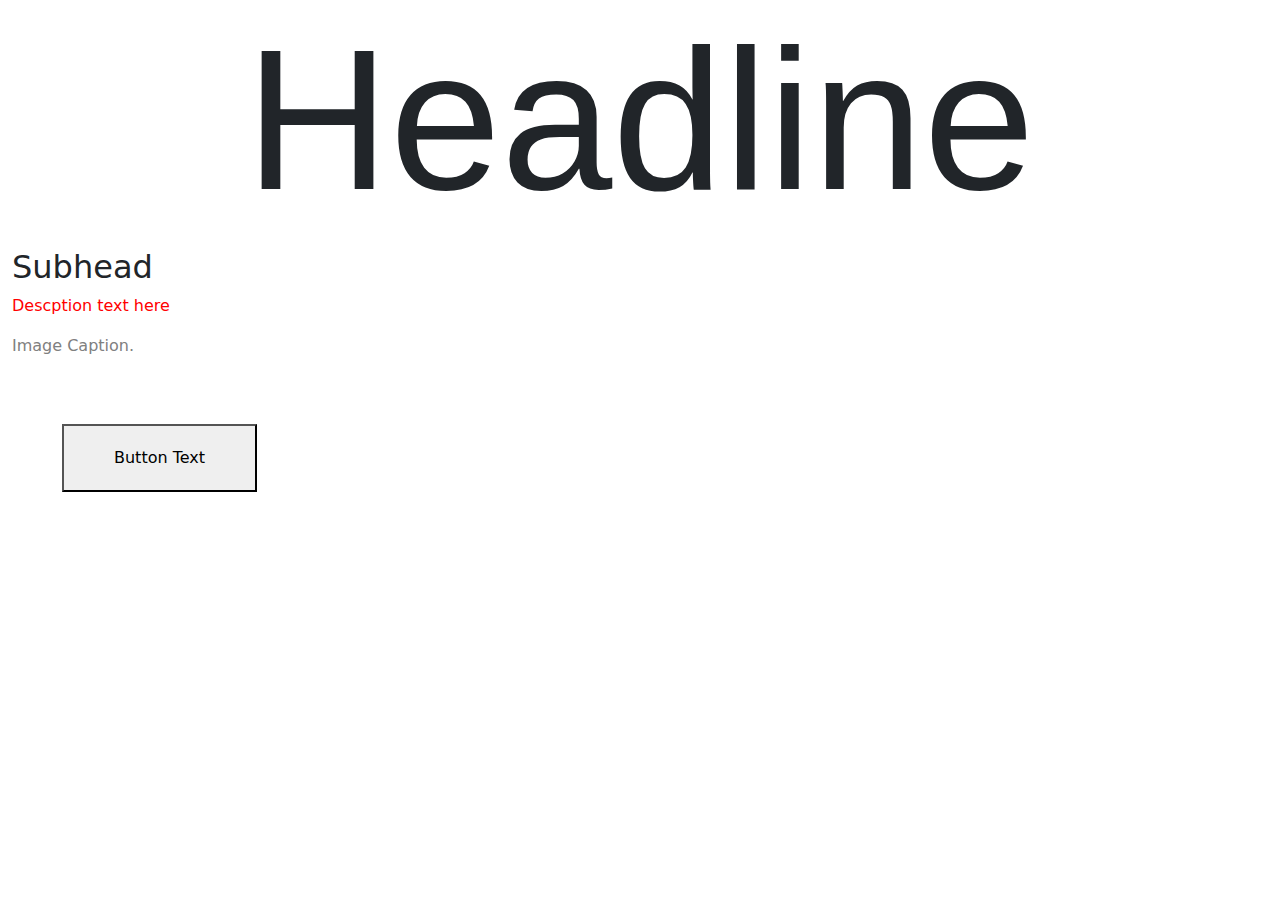
<file: responsive-review/index.html>
<!doctype html>
<html lang="en">
    <head>
        <meta charset="UTF-8" />
        <meta name="viewport" content="width=device-width, initial-scale=1" />

        <title>Title</title>

        <link
            href="https://cdn.jsdelivr.net/npm/bootstrap@5.3.3/dist/css/bootstrap.min.css"
            rel="stylesheet"
            integrity="sha384-QWTKZyjpPEjISv5WaRU9OFeRpok6YctnYmDr5pNlyT2bRjXh0JMhjY6hW+ALEwIH"
            crossorigin="anonymous" />
        
        <link href="style.css" rel="stylesheet" />    
    </head>

    <body>
        <div class="container-fluid">
            <div class="row">
                <div class="col-sm-6"></div>
                <h1>Headline</h1>
                <h2>Subhead</h2>
                <p id="description">Descption text here</p>
                <p class= "caption">Image Caption.</p>
                <div class="col-sm-6">
                <button>Button Text</button>
                </div>
            </div>
        </div>
    </body>
</html>
<!--Tips
- Bootstrap containers must go: Container, then Row, then Col
- Everything must be properly nested (coloumns within rows, rows withing containers). Pay attention to close tags. 
- Coloumns must add to 12 
-->
</file>
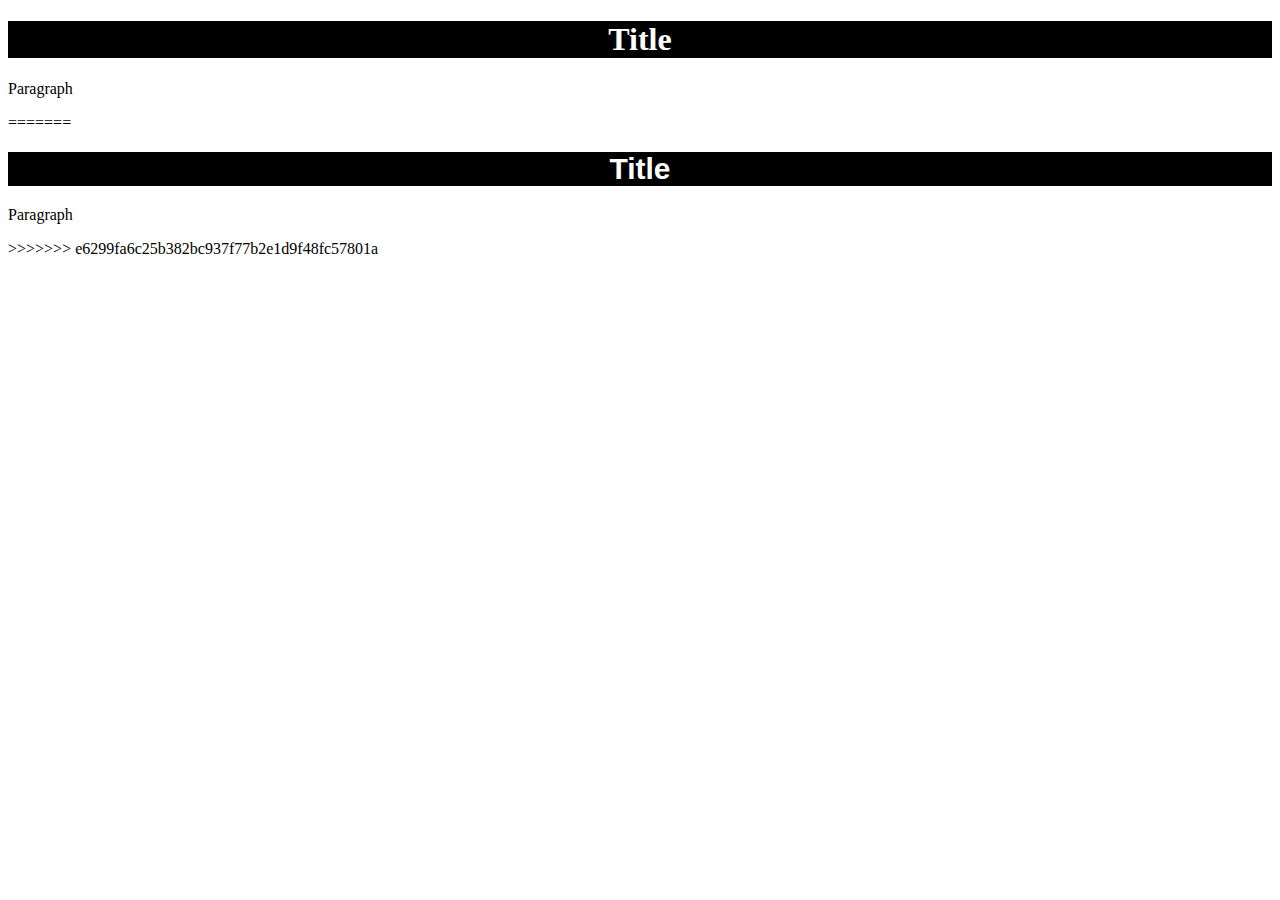
<file: style-text.html>
<!Doctype html>
<html lang="en">
<HEAD
<head>
    <title>Stytled Text</title>
    <style>
        h1 {
        background-color:black;
        color:white;
        font-family:Arial, Helvetica, sans-serif
        font-size:30px;
            text-align:center;
        }
    </style>
</head>
    
<body> 
    <h1>
        Title
    </h1>
    <p>Paragraph</p>
</body>
    
</html>
=======
    <head>
        <title>Stytled Text</title>
    </head>

    <body>
        <h1 style="background-color: black; color: white; font-family: Arial; font-size: 30px; text-align: center">
            Title
        </h1>

        <p>Paragraph</p>
    </body>
</html>
>>>>>>> e6299fa6c25b382bc937f77b2e1d9f48fc57801a
</file>
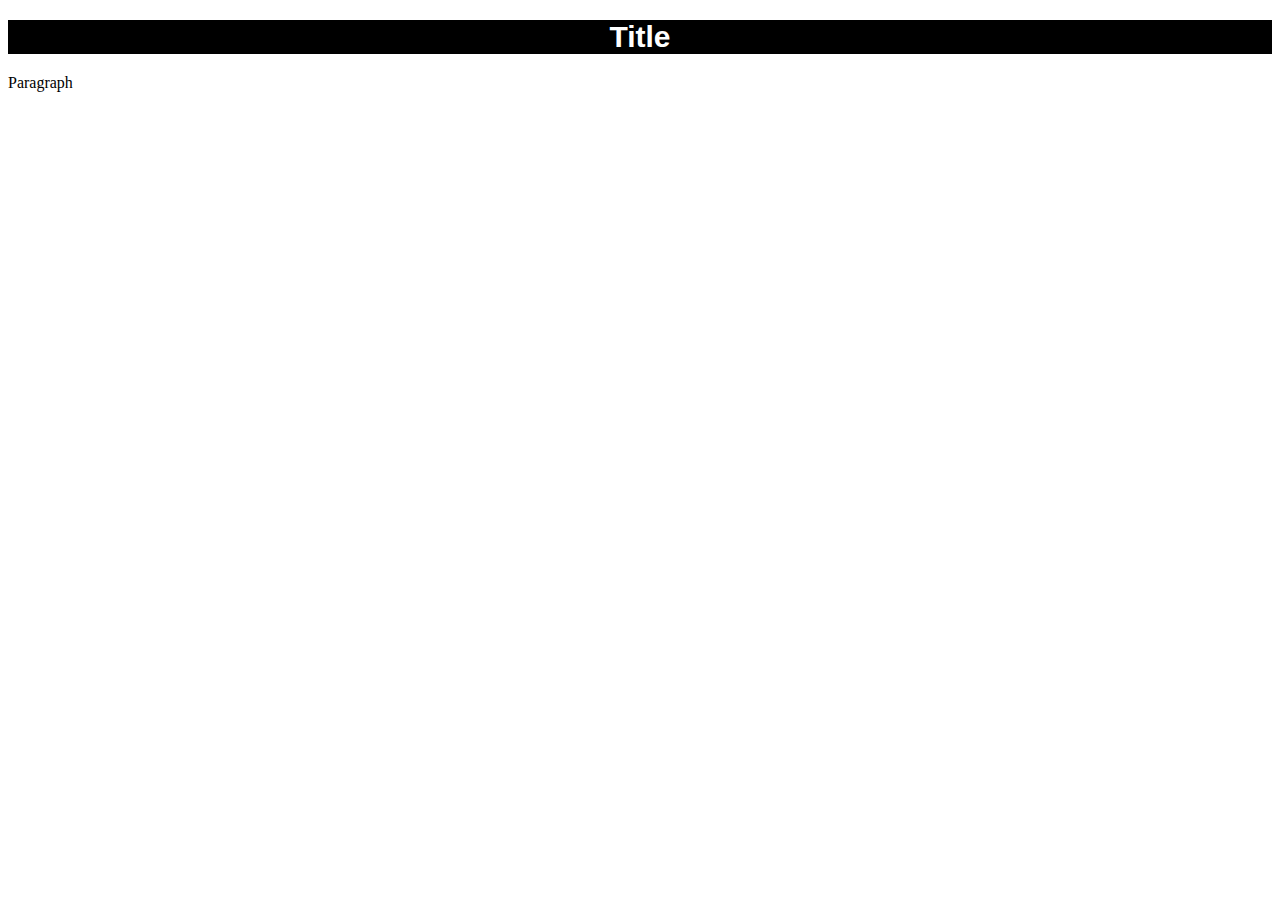
<file: styling-assignment/styled-text.html>
<!DOCTYPE html>
<html lang="en">
<head>
    <title>Stytled Text</title>
    <link href="style.css" rel="stylesheet">
</head>
    
<body>
    <h1>
        Title
    </h1>
    <p>Paragraph</p>
</body>
    
</html>
</file>
<file: button-assignment/style.css>
.red-button {
    background-color: red;
    color: white;
    font-size: 30px;
    border: none;
    width: 200px;
    padding: 10px;
    cursor: pointer;
}
</file>
<file: contact-button-assignment/style.css>
/* 
MY COLOR PALETTE
Color 1 - #175e98
Color 2 - #46a9c9
Color 3 - #00005b
Color 4 - #00364f
Color 5 - #e1dfd1
*/

body {
    background-color: #e1dfd1;
    text-align: center;
}
button {
    background-color: #00364f;
    color: #e1dfd1;
    font-family: "Emilys Candy", serif;
    font-size: 30px;
    text-transform: uppercase;
    letter-spacing: 2px;
    font-weight: 200;
    width: 250px;
    padding: 15px;
    margin: 15px;
    border-radius: 20px;
    border: none;
}
button:hover {
    background-color: #46a9c9;
}
h1 {
    font-family: "Delius", serif;
}
</file>
<file: final-project/style.css>
@media screen {
  body {
    font-family: "Alice", serif;
    background-color: #f8f9fa;
    font-size: 14px;
  }

  h1 {
    font-family: "League Spartan", sans-serif;
    color: white;
    padding: 200px 0px 0px 0px;
    text-align: center;
  }

  .subtitle {
    font-family: "Alice", serif;
    color: white;
    font-style: italic;
  }

  .byline {
    font-size: 20px;
  }

  figcaption {
    font-size: 12px;
    color: #6c757d;
    font-style: italic;
    margin: 10px 0 30px 0;
    padding: 5px;
  }

  #topper {
    background-image: url(2017-NBA-Finals-Cleveland-Cavaliers-v-Golden-State-Warriors-scaled.webp);
    background-size: cover;
    height: 450px;
    text-align: center;
    color: white;
  }

  #content {
    width: 70%;
    margin: auto;
  }

  h2 {
    font-family: "League Spartan", sans-serif;
    margin-bottom: 10px;
    margin: 0px 0px 5px 0px;
    padding: 10px 0px 5px 0px;
    border-bottom: 4px solid green;
  }

  img {
    width: 100%;
    border-radius: 20px;
  }

  #leadimage {
    background-image: url(2017-NBA-Finals-Cleveland-Cavaliers-v-Golden-State-Warriors-scaled.webp);
    background-size: cover;
  }

  .jumpball image {
    max-width: 250px;
    width: 100%;
    height: auto;
    margin: 0 auto;
    display: block;
  }

  /* Historic Jump Ball Image */
  .jumpball-historic {
    max-width: 100%;
    height: auto;
    border: 2px solid;
  }

  .subheading {
    font-family: "League Spartan", sans-serif;
    font-weight: 700;
    font-size: 25px;
  }

  figure.text-center {
    text-align: center;
    margin: 2rem auto;
  }

  h3 {
    font-family: "Alice", serif;
    margin: 0px 0px 5px 0px;
    padding: 10px 0px 5px 0px;
    border-bottom: 4px solid green;
  }

  .disclaimer {
    font-size: 12px;
    font-style: italic;
  }
  a {
    color: #008000;
  }

  .pullquote {
    text-align: center;
    font-size: 22px;
    margin: auto;
    border-top: 4px solid #008000;
  }

  .bigquote {
    font-size: 48px;
    color: #008000;
    font-weight: bold;
  }
}
@media (min-width: 576px) {
  h1 {
    font-size: 60px;
  }
}

@media (min-width: 768px) {
  h1 {
    font-size: 70px;
  }
}

@media (min-width: 1200px) {
  h1 {
    font-size: 80px;
  }
}
</file>
<file: midterm-prep/style.css>
@media screen {
    img {
        width: 300px;
        float: left;
        margin: 0px 20px;
    }
}
body {
    font-family: "Arial, sans-serif";
}

#contact a {
    font-weight: bold;
    color: black;
    font-size: 20px;
}

#contact a:hover {
    color: red;
}

#info {
    width: 700px;
    margin: auto;
}

#footer {
    position: fixed;
    bottom: 0px;
    background-color: red;
    padding: 20px;
    margin: 15px;

    @media (min-width: 576px) {
        #info {
            width: 700px;
        }
    }
}
</file>
<file: online-portfolio/style.css>
/*
 * My Color Palette
Color 1 - #175e98
Color 2 - #46a9c9
Color 3 - #00005b
Color 4 - #00364f
Color 5 - #e1dfd1
Color 6 - #475f8f
Color 7 - #c9a293
Color 8 - #ff3131
Color 9 - #000000
Color 10 - #ffffff
*/

body {
    background-color: #475f8f;
    font-family: "League Spartan", sans-serif;
    padding-top: 100px;
    color: white;
}

#topper {
    background-color: #475f8f;
    color: white;
    margin-top: 20px;
    padding: 40px 0;
}

h1 {
    color: white;
    font-size: 56px;
    margin: 50px 10px 20px 10px;
}

h2 {
    color: white;
    font-size: 28px;
    margin: 10px 20px 10px 20px;
}

h3,
p,
ul li {
    color: white;
}

#topper h1,
#topper h2,
#navigation h3,
#sections p,
#sections ul li {
    color: white;
}

.jobtitle {
    color: #c9a293;
}

#sections p.jobtitle {
    color: #c9a293;
}

#skills h3,
#skills ul li,
#education h3,
#education ul li {
    color: white;
}

#navigation {
    position: absolute;
    top: 0;
    left: 0;
    width: 100%;
    min-height: 80px;
    padding: 20px 0;
    background-color: #c9a293;
    text-align: center;
    font-family: "Playpen Sans", serif;
    display: flex;
    align-items: center;
    justify-content: center;
}

#navigation2 {
    background-color: #c9a293;
    padding: 15px 0;
    margin-top: 85px;
    text-align: center;
    font-size: 14px;
}

#navigation2 a {
    color: #ffffff;
    text-decoration: none;
}

#navigation2 a:hover {
    color: #ffffff;
    text-decoration: underline;
}

img {
    width: 100%;
    border-radius: 20px;
    text-align: center;
    margin: 100px 20px auto 20px;
    display: block;
}

button {
    border-radius: 70px;
    border: none;
    width: 125px;
    padding: 20px 20px;
    margin: 10px auto;
    display: block;
    font-family: "League Spartan", sans-serif;
    background-color: white;
    color: #ff3131;
}

.contact-button:hover {
    background-color: #c9a293;
}

button:hover {
    background-color: #c9a293;
}

@media (max-width: 575px) {
    h1 {
        font-size: 36px;
        text-align: center;
    }

    h2 {
        font-size: 22px;
        text-align: center;
    }

    #topper {
        margin-top: 100px;
        padding-top: 10px;
        background-color: #475f8f;
    }

    #navigation2 {
        margin-top: 90px;
    }

    #topper .row {
        flex-direction: column;
        text-align: center;
    }

    img {
        width: 90%;
        margin: 20px auto;
    }

    button {
        width: 100%;
    }

    #navigation .row,
    #navigation2 .row {
        flex-direction: column;
    }

    #navigation .col-4,
    #navigation2 .col-4 {
        width: 100%;
        text-align: center;
        margin-bottom: 10px;
    }
}

@media (min-width: 576px) {
    h2 {
        font-size: 26px;
    }

    img {
        width: 85%;
        margin: auto;
    }

    .col-6 {
        width: 100%;
    }

    button {
        width: 100%;
    }
}

@media (min-width: 768px) {
    h2 {
        font-size: 30px;
    }

    img {
        width: 75%;
    }

    .col-6 {
        width: 50%;
    }
}

@media (min-width: 992px) {
    h2 {
        font-size: 32px;
    }

    img {
        width: 60%;
    }

    .col-6 {
        width: 50%;
    }
}

@media (min-width: 1200px) {
    h2 {
        font-size: 35px;
    }

    img {
        width: 55%;
    }
}

@media (min-width: 1400px) {
    h2 {
        font-size: 38px;
    }

    img {
        width: 50%;
    }
}
</file>
<file: responsive-review/style.css>
@media screen {
    h1 {
        font-family: "League Spartan", sans-serif;
        text-align: center;
    }
    #description {
        color: red;
    }
    .caption {
        color: gray;
    }

    .bold {
        font-weight: bold;
    }

    button {
        padding: 20px 50px 20px 50px;
        margin: 50px;
        display: block;
    }
    img {
        width:100%;
    } 
  
    .thumbnail {
     width:100px;
    float: right;
    margin:10px;
    }
    
    
}
@media (min-width:576px) {
    h1 {
   font-size: 200px;     
    }  
}
</file>
<file: styling-assignment/style.css>
h1 {
        background-color:black;
        color:white;
        font-family:Arial, Helvetica, sans-serif;
        font-size:30px;
        text-align:center;
        }
</file>
